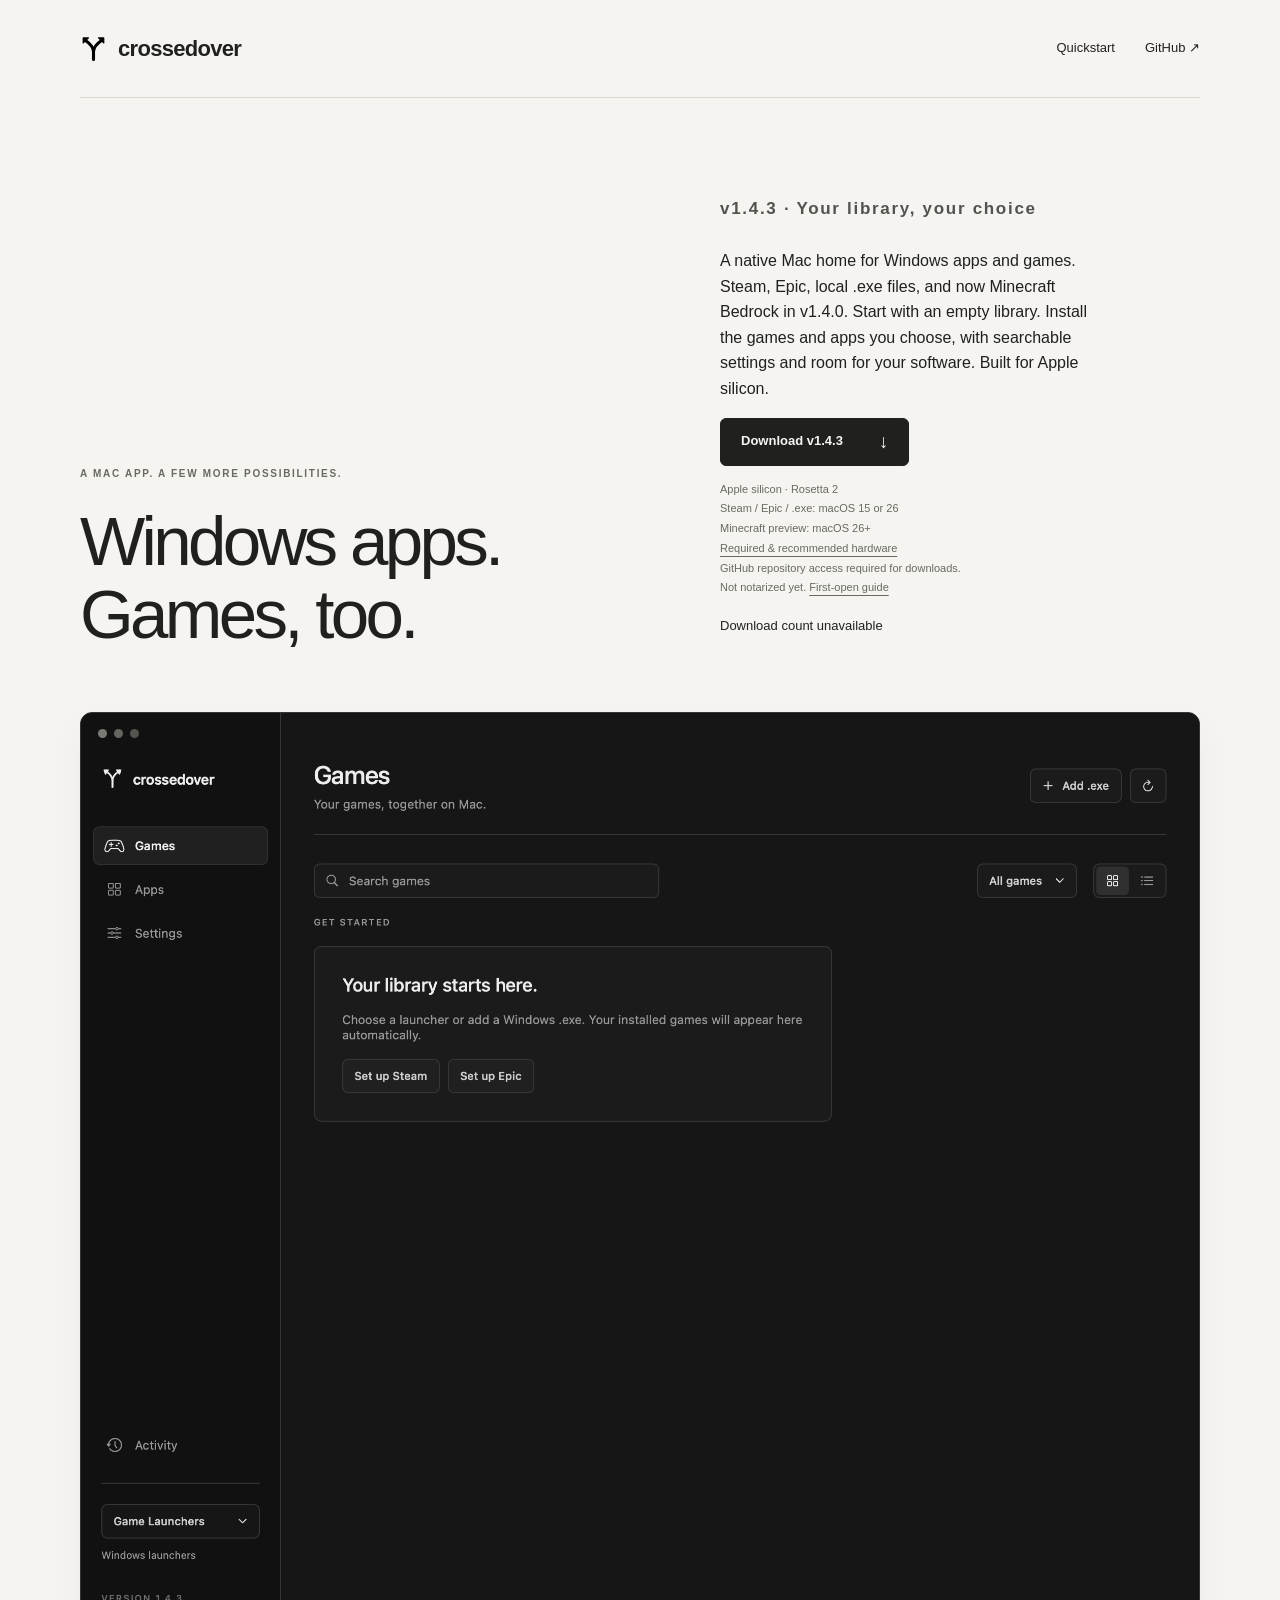
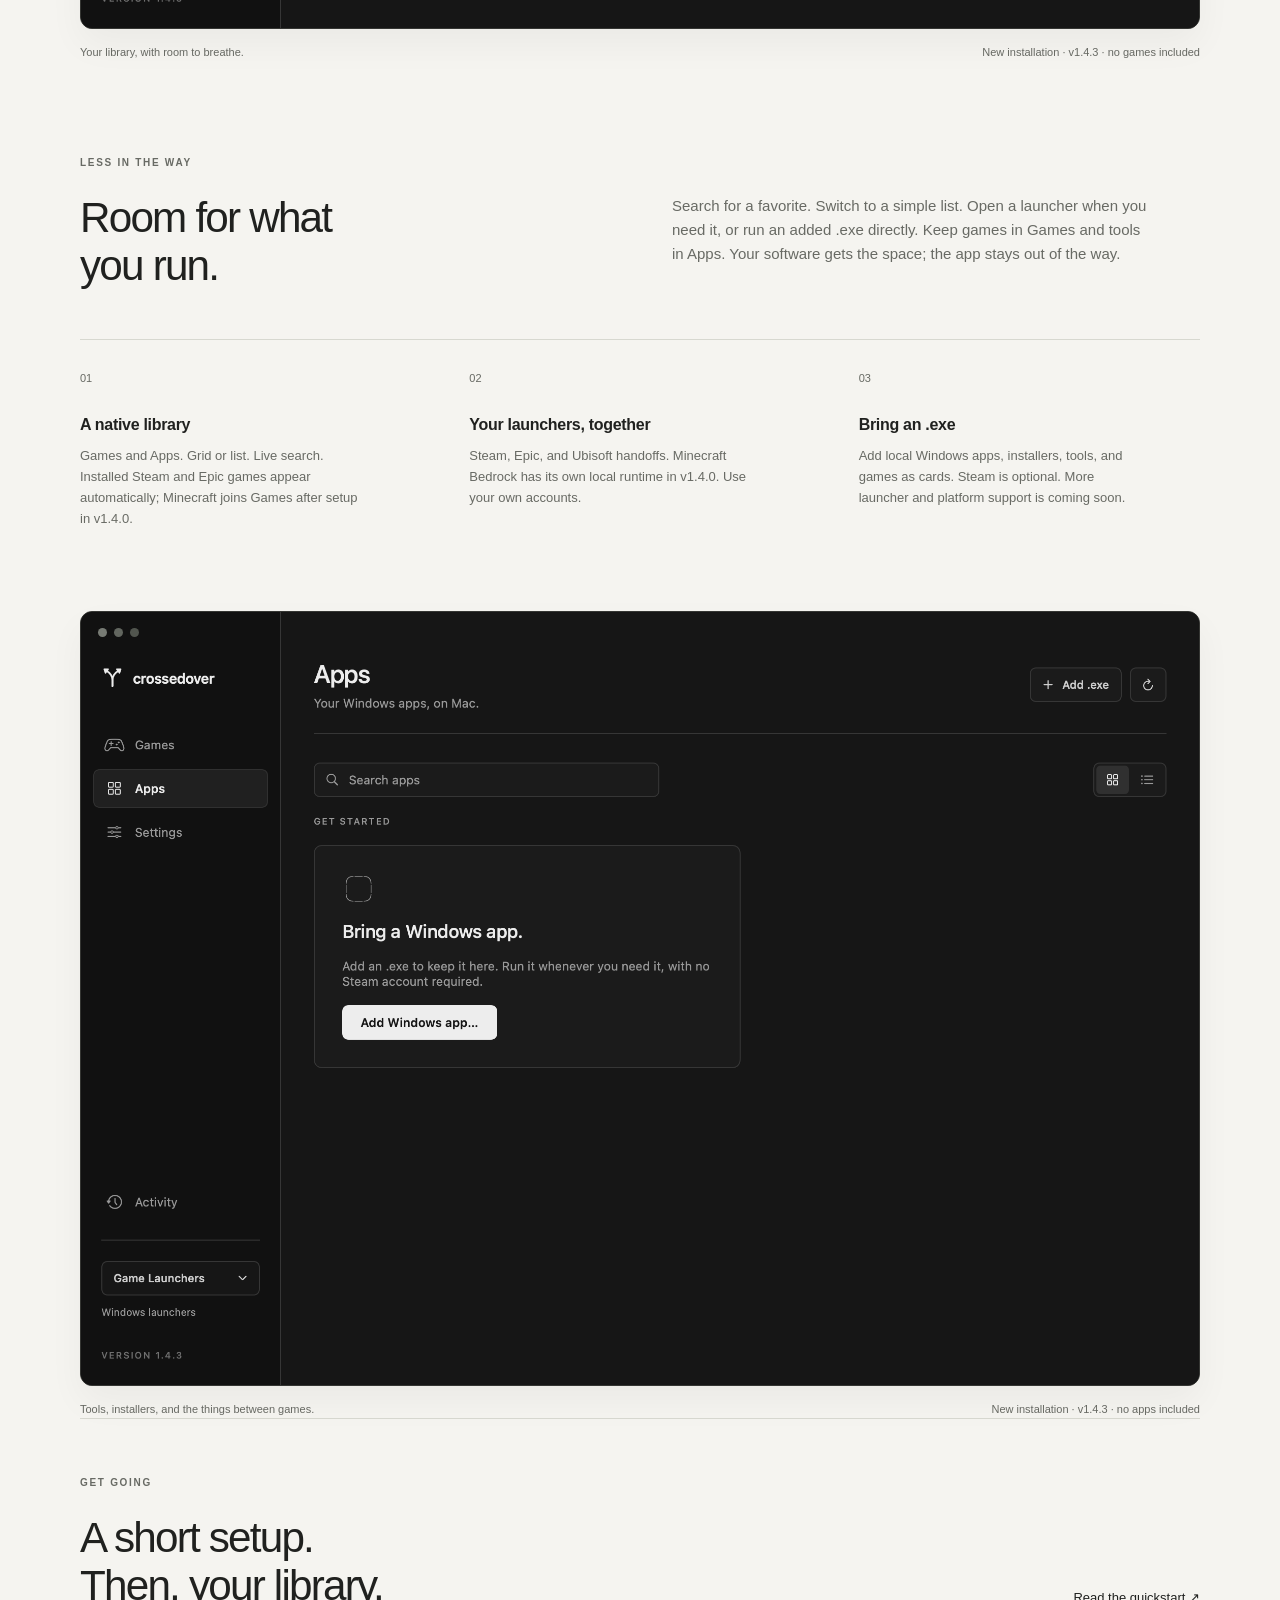
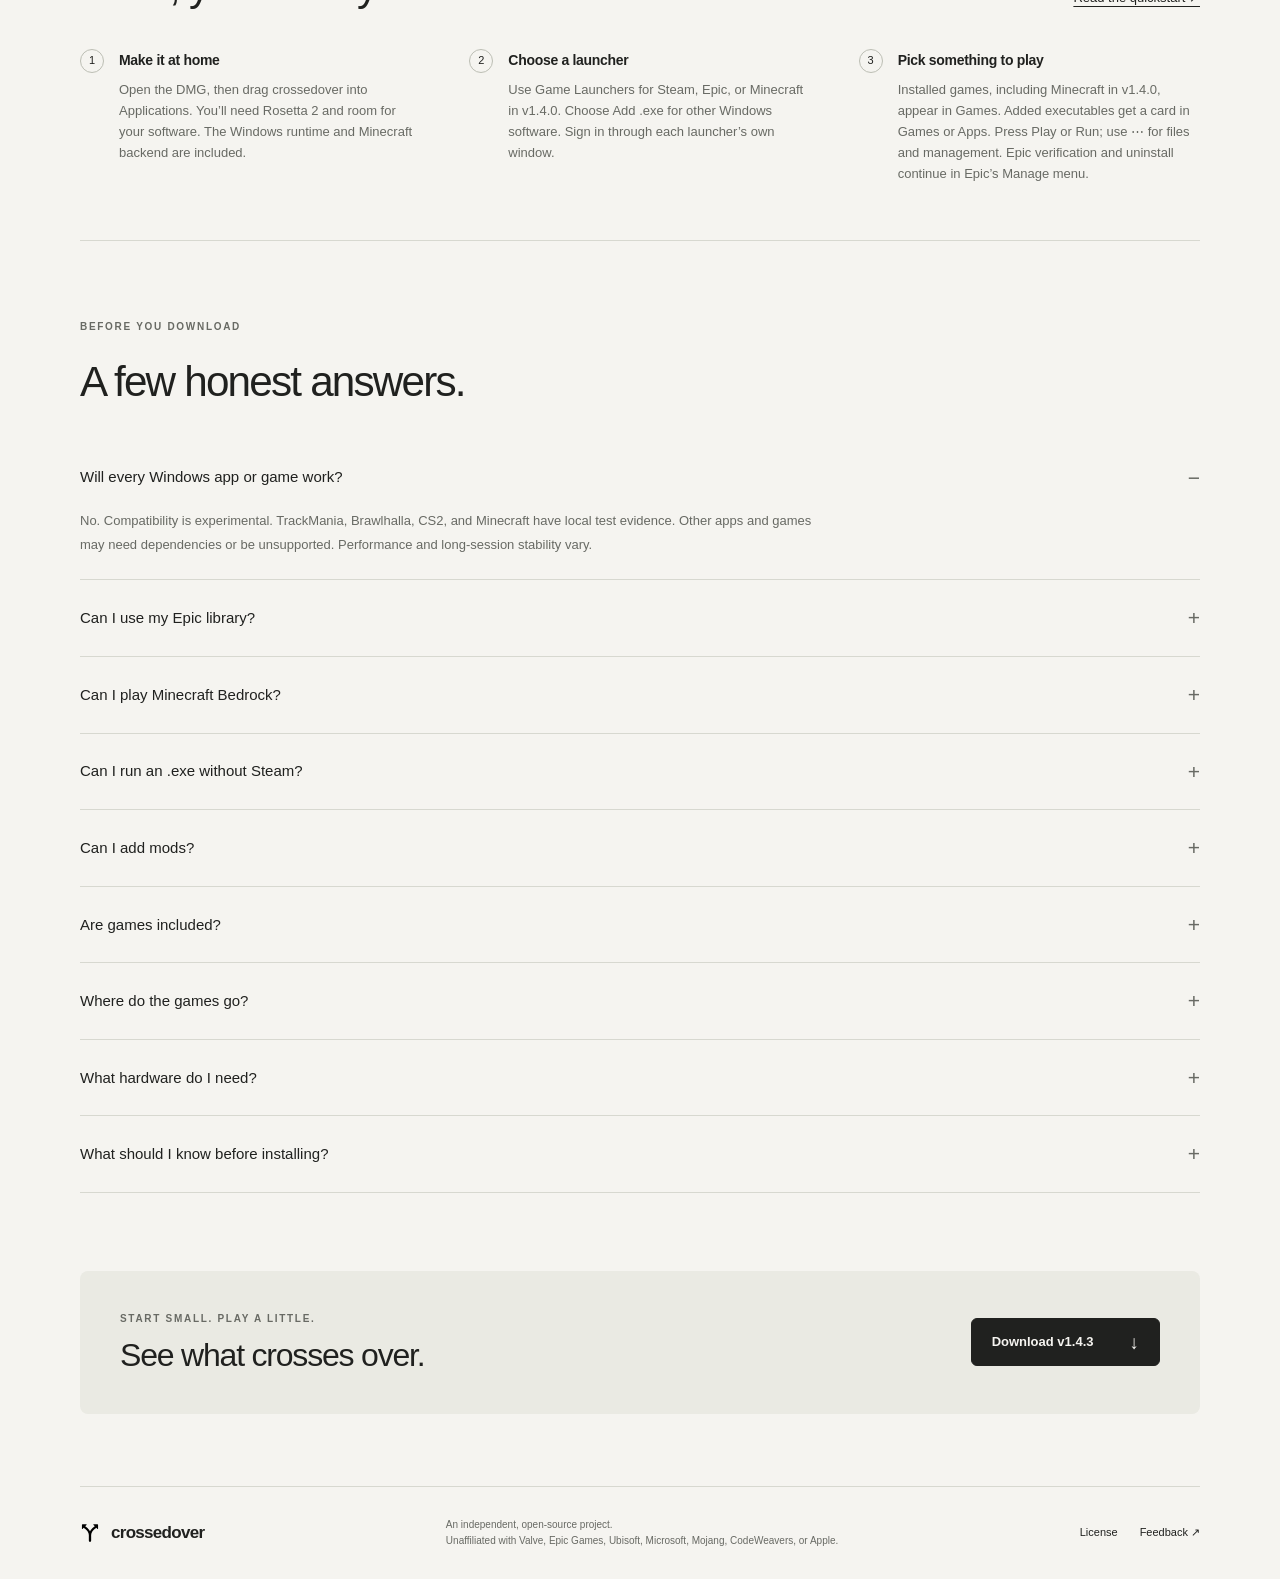
<file: website/index.html>
<!doctype html>
<html lang="en">
<head>
<meta charset="utf-8"><meta name="viewport" content="width=device-width,initial-scale=1">
<meta name="description" content="Windows apps and games, at home on your Mac. crossedover v1.4.3 brings Steam, Epic, Minecraft Bedrock, and Windows .exe cards to Apple silicon.">
<meta name="theme-color" content="#f5f4f0">
<meta property="og:title" content="crossedover — Windows apps &amp; games. A Mac home.">
<meta property="og:description" content="Steam, Epic, Minecraft Bedrock, and local Windows apps in two simple libraries. Download crossedover v1.4.3 for Apple silicon Macs.">
<meta property="og:image" content="https://corypearl.github.io/crossedover/assets/library.png">
<meta property="og:url" content="https://corypearl.github.io/crossedover/">
<meta property="og:type" content="website">
<link rel="canonical" href="https://corypearl.github.io/crossedover/">
<title>crossedover — Windows apps &amp; games. A Mac home.</title>
<link rel="icon" href="assets/mark.svg" type="image/svg+xml"><link rel="stylesheet" href="styles.css">
</head>
<body>
<a class="skip" href="#main">Skip to content</a>
<header class="nav wrap"><a class="wordmark" href="./"><img src="assets/mark.svg" width="27" height="28" alt="">crossedover</a><nav aria-label="Main navigation"><a href="quickstart.html">Quickstart</a><a href="https://github.com/CoryPearl/crossedover">GitHub ↗</a></nav></header>
<main id="main">
<section class="hero wrap" aria-labelledby="hero-title">
<div><p class="eyebrow">A MAC APP. A FEW MORE POSSIBILITIES.</p><h1 id="hero-title">Windows apps.<br>Games, too.</h1></div>
<div class="hero-copy"><p class="eyebrow">v1.4.3 · Your library, your choice</p><p>A native Mac home for Windows apps and games. Steam, Epic, local .exe files, and now Minecraft Bedrock in v1.4.0. Start with an empty library. Install the games and apps you choose, with searchable settings and room for your software. Built for Apple silicon.</p><a class="button" href="https://github.com/CoryPearl/crossedover/releases/download/v1.4.3/crossedover-1.4.3.dmg">Download v1.4.3 <span aria-hidden="true">↓</span></a><p class="download-note">Apple silicon · Rosetta 2<br>Steam / Epic / .exe: macOS 15 or 26<br>Minecraft preview: macOS 26+<br><a href="quickstart.html#hardware">Required &amp; recommended hardware</a><br>GitHub repository access required for downloads.<br>Not notarized yet. <a href="quickstart.html#first-open">First-open guide</a></p><p class="download-stats" data-download-stats>Download count unavailable</p></div>
</section>
<figure class="app-preview wrap"><div class="app-frame"><div class="traffic-lights" aria-hidden="true"><i></i><i></i><i></i></div><img src="assets/library.png" width="2200" height="1800" alt="A new crossedover installation with an empty game library, Add .exe, Steam and Epic setup, and a Game Launchers menu" fetchpriority="high"></div><figcaption><span>Your library, with room to breathe.</span><span>New installation · v1.4.3 · no games included</span></figcaption></figure>
<section class="intro wrap" aria-labelledby="intro-title"><p class="eyebrow">LESS IN THE WAY</p><div class="intro-columns"><h2 id="intro-title">Room for what<br>you run.</h2><p>Search for a favorite. Switch to a simple list. Open a launcher when you need it, or run an added .exe directly. Keep games in Games and tools in Apps. Your software gets the space; the app stays out of the way.</p></div><div class="details-grid"><div><span>01</span><h3>A native library</h3><p>Games and Apps. Grid or list. Live search. Installed Steam and Epic games appear automatically; Minecraft joins Games after setup in v1.4.0.</p></div><div><span>02</span><h3>Your launchers, together</h3><p>Steam, Epic, and Ubisoft handoffs. Minecraft Bedrock has its own local runtime in v1.4.0. Use your own accounts.</p></div><div><span>03</span><h3>Bring an .exe</h3><p>Add local Windows apps, installers, tools, and games as cards. Steam is optional. More launcher and platform support is coming soon.</p></div></div></section>
<figure class="app-preview wrap"><div class="app-frame"><div class="traffic-lights" aria-hidden="true"><i></i><i></i><i></i></div><img src="assets/apps.png" width="2200" height="1520" alt="A new crossedover installation with an empty Apps library and Add Windows app button" loading="lazy"></div><figcaption><span>Tools, installers, and the things between games.</span><span>New installation · v1.4.3 · no apps included</span></figcaption></figure>
<section class="getting-started wrap" aria-labelledby="start-title"><div class="section-heading"><div><p class="eyebrow">GET GOING</p><h2 id="start-title">A short setup.<br>Then, your library.</h2></div><a href="quickstart.html">Read the quickstart ↗</a></div><ol class="steps"><li><span>1</span><div><h3>Make it at home</h3><p>Open the DMG, then drag crossedover into Applications. You’ll need Rosetta 2 and room for your software. The Windows runtime and Minecraft backend are included.</p></div></li><li><span>2</span><div><h3>Choose a launcher</h3><p>Use Game Launchers for Steam, Epic, or Minecraft in v1.4.0. Choose Add .exe for other Windows software. Sign in through each launcher’s own window.</p></div></li><li><span>3</span><div><h3>Pick something to play</h3><p>Installed games, including Minecraft in v1.4.0, appear in Games. Added executables get a card in Games or Apps. Press Play or Run; use ⋯ for files and management. Epic verification and uninstall continue in Epic’s Manage menu.</p></div></li></ol></section>
<section class="questions wrap" aria-labelledby="questions-title"><p class="eyebrow">BEFORE YOU DOWNLOAD</p><h2 id="questions-title">A few honest answers.</h2><details open><summary>Will every Windows app or game work?</summary><p>No. Compatibility is experimental. TrackMania, Brawlhalla, CS2, and Minecraft have local test evidence. Other apps and games may need dependencies or be unsupported. Performance and long-session stability vary.</p></details><details><summary>Can I use my Epic library?</summary><p>Yes. Choose <strong>Game Launchers → Set up Epic Games</strong> to install the Windows launcher, sign in there, and download a game inside its Windows C: drive. Completed installs appear beside Steam games. Epic games use their Windows launcher, with DXMT / Metal for DirectX 10–11 and DXVK / Metal for DirectX 9. Games installed through Ubisoft Connect, such as Brawlhalla, retain their Epic card and launch through Epic’s own partner handoff after initial account linking. See the <a href="quickstart.html#epic">Epic guide</a>.</p></details><details><summary>Can I play Minecraft Bedrock?</summary><p>Yes, in the <strong>v1.4.3 release with its included Minecraft backend</strong>. Sign in with the Microsoft account that owns Minecraft for Windows, install it, and launch from its Games card. Verified download/install and local play with controls, sound, and saving have been tested. It needs Apple silicon, macOS 26+, and Rosetta. The Windows Xbox app and general Game Pass catalog are not implemented. <a href="quickstart.html#minecraft">Minecraft setup ↗</a></p></details><details><summary>Can I run an .exe without Steam?</summary><p>Yes. Choose <strong>Add .exe</strong>, give it a name, and place it in Games or Apps. Add its containing folder when it needs nearby files. Run installers first, then edit the card to choose the installed program. Everything runs locally with your Mac user permissions. See the <a href="quickstart.html#exe">.exe guide</a>.</p></details><details><summary>Can I add mods?</summary><p>Use a game’s <strong>⋯ → Mods &amp; files</strong> menu to open its installation or Windows Documents in Finder. Follow each mod’s Windows instructions. Steam Workshop subscriptions are available for games that support them; Windows mod managers and DLL loaders may need additional setup. See the <a href="quickstart.html#mods">modding guide</a>.</p></details><details><summary>Are games included?</summary><p>New installations start with empty Games and Apps libraries. No games, sample cards, TrackMania demo-install prompts, or accounts are included. Steam and Epic use their official Windows clients. Minecraft is downloaded from Microsoft after ownership checks in v1.4.0. Install games through your own accounts. Your native Mac launchers stay separate.</p></details><details><summary>Where do the games go?</summary><p>Games, imported apps, and runtime data live separately from the app under <code>~/Library/Application Support/CrossedOver/</code>. Use a game’s ⋯ menu for its files or uninstall flow. Epic uninstall continues in Epic Library → ⋯ → Manage.</p></details><details><summary>What hardware do I need?</summary><p>Apple silicon (M1 or newer), macOS 15 or 26, working Rosetta, and 8 GiB free for setup plus game storage. We recommend <strong>16 GB+ unified memory</strong>, or <strong>24–32 GB+</strong> for heavier games, and SSD space for updates. M4 / 16 GB is our current test configuration; other Macs and a minimum 60 FPS have not been validated. Read the <a href="quickstart.html#hardware">hardware guidelines</a>.</p></details><details><summary>What should I know before installing?</summary><p>You need Apple silicon, macOS 15 or 26, Rosetta 2, and 8 GiB free before game downloads. This release is not notarized. Read the <a href="quickstart.html">quickstart</a>. While the repository is private, downloads require GitHub repository access.</p></details></section>
<section class="last-call wrap"><div><p class="eyebrow">START SMALL. PLAY A LITTLE.</p><h2>See what crosses over.</h2></div><a class="button" href="https://github.com/CoryPearl/crossedover/releases/download/v1.4.3/crossedover-1.4.3.dmg">Download v1.4.3 <span aria-hidden="true">↓</span></a></section>
</main>
<footer class="wrap"><a class="wordmark" href="./"><img src="assets/mark.svg" width="20" height="22" alt="">crossedover</a><p>An independent, open-source project.<br>Unaffiliated with Valve, Epic Games, Ubisoft, Microsoft, Mojang, CodeWeavers, or Apple.</p><div><a href="https://github.com/CoryPearl/crossedover/blob/main/LICENSE">License</a><a href="https://github.com/CoryPearl/crossedover/issues">Feedback ↗</a></div></footer>
</body></html>
</file>
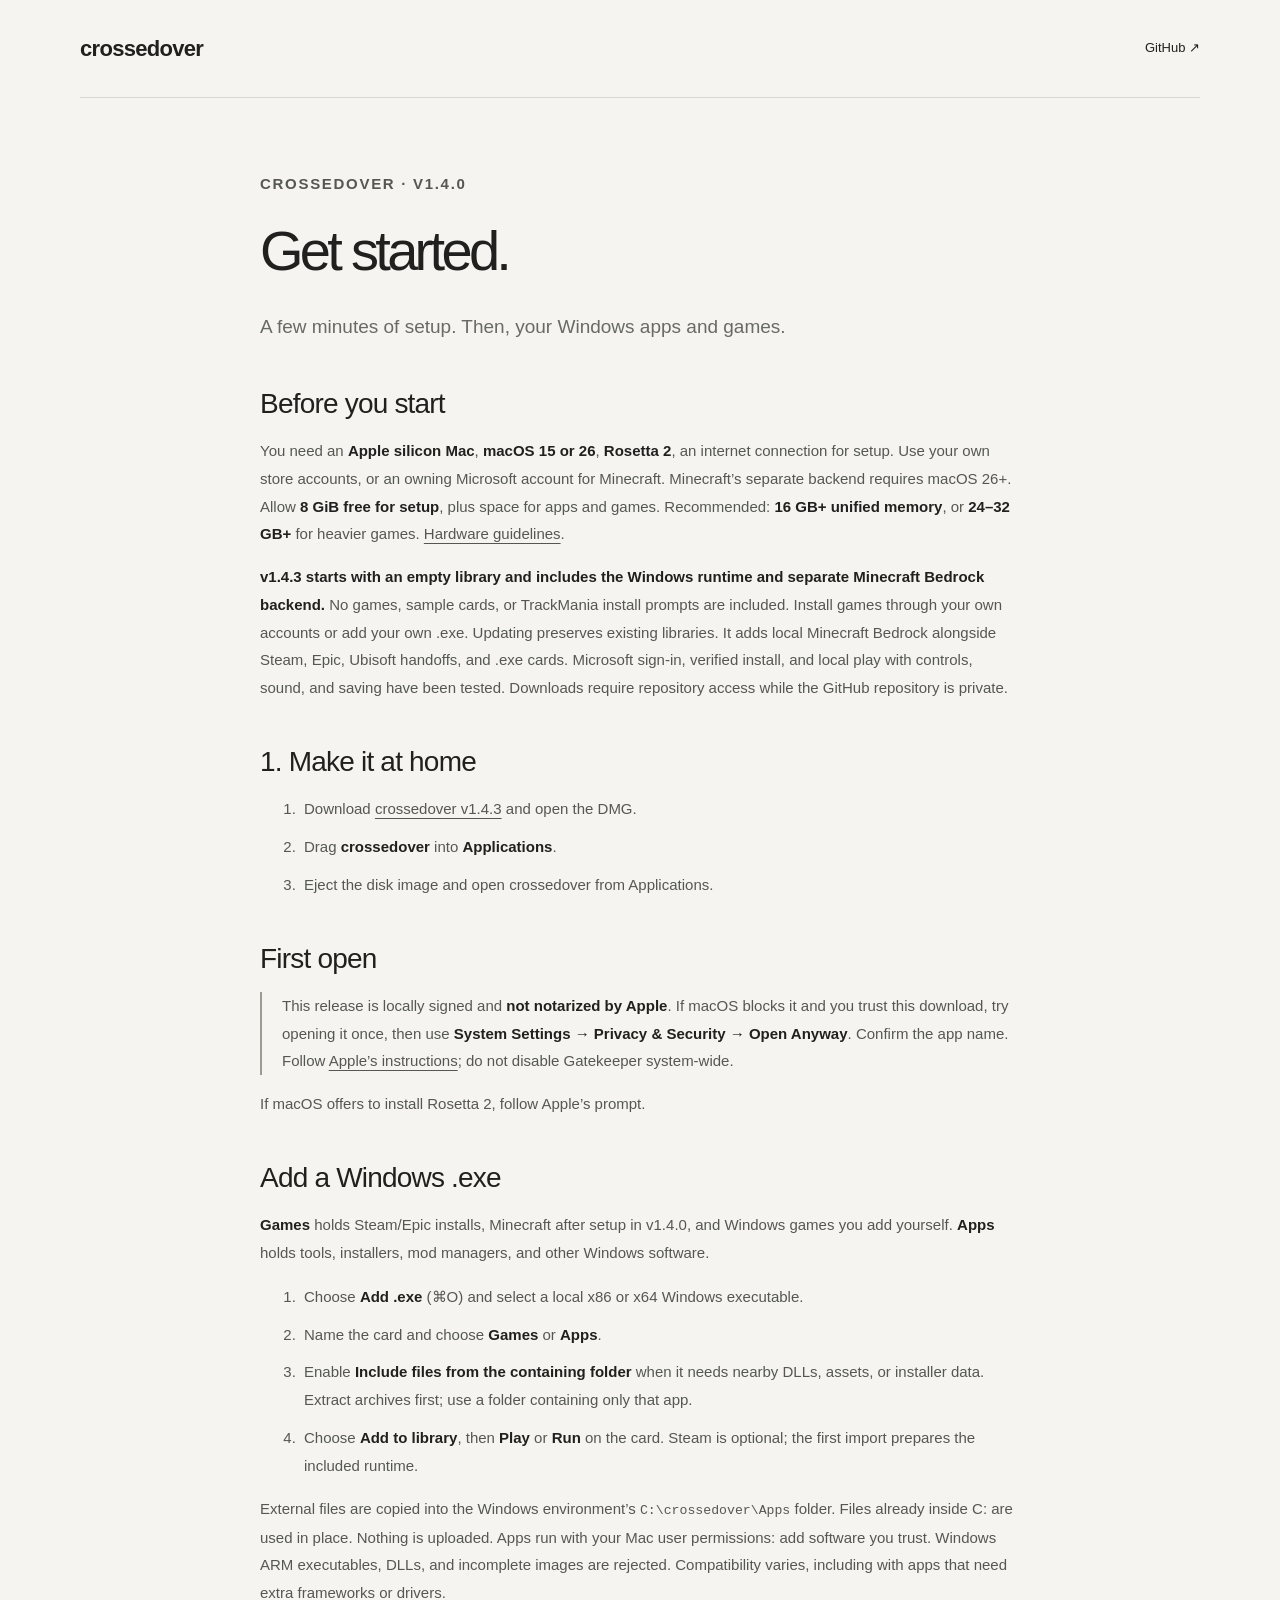
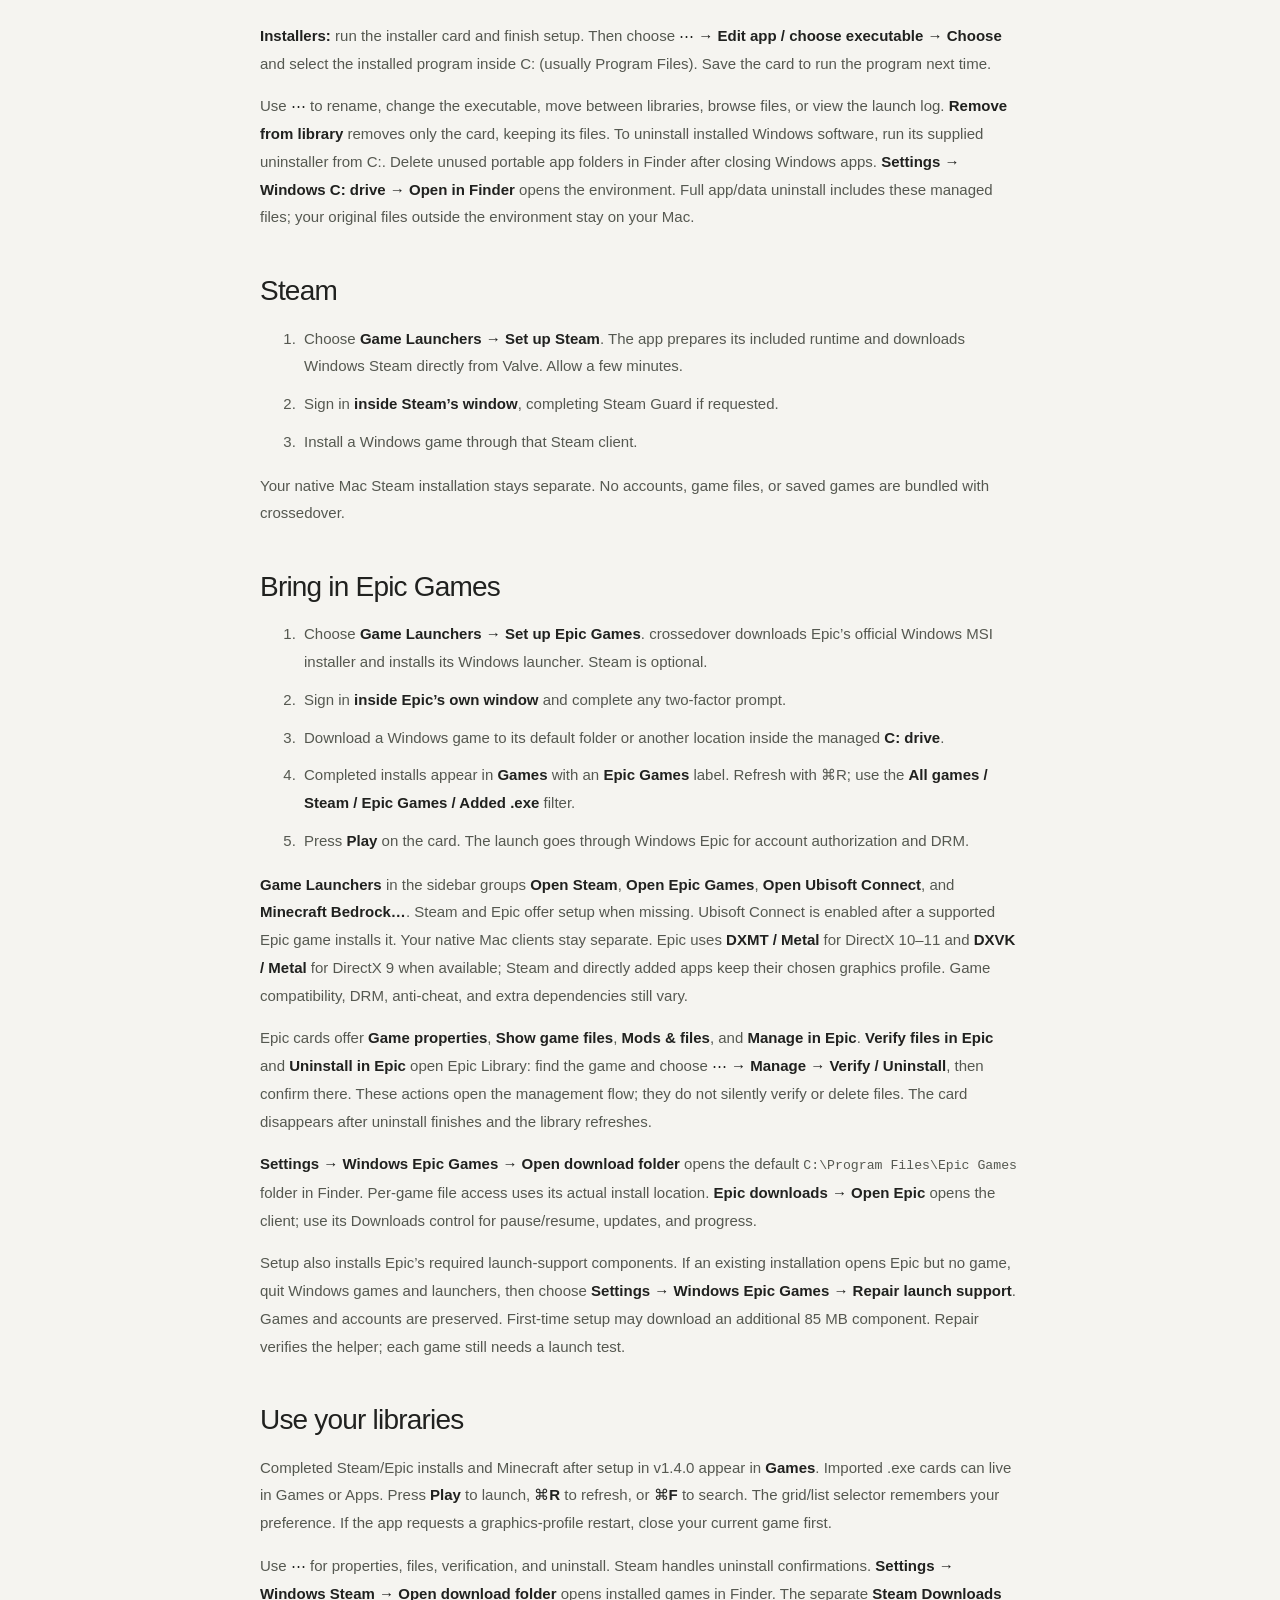
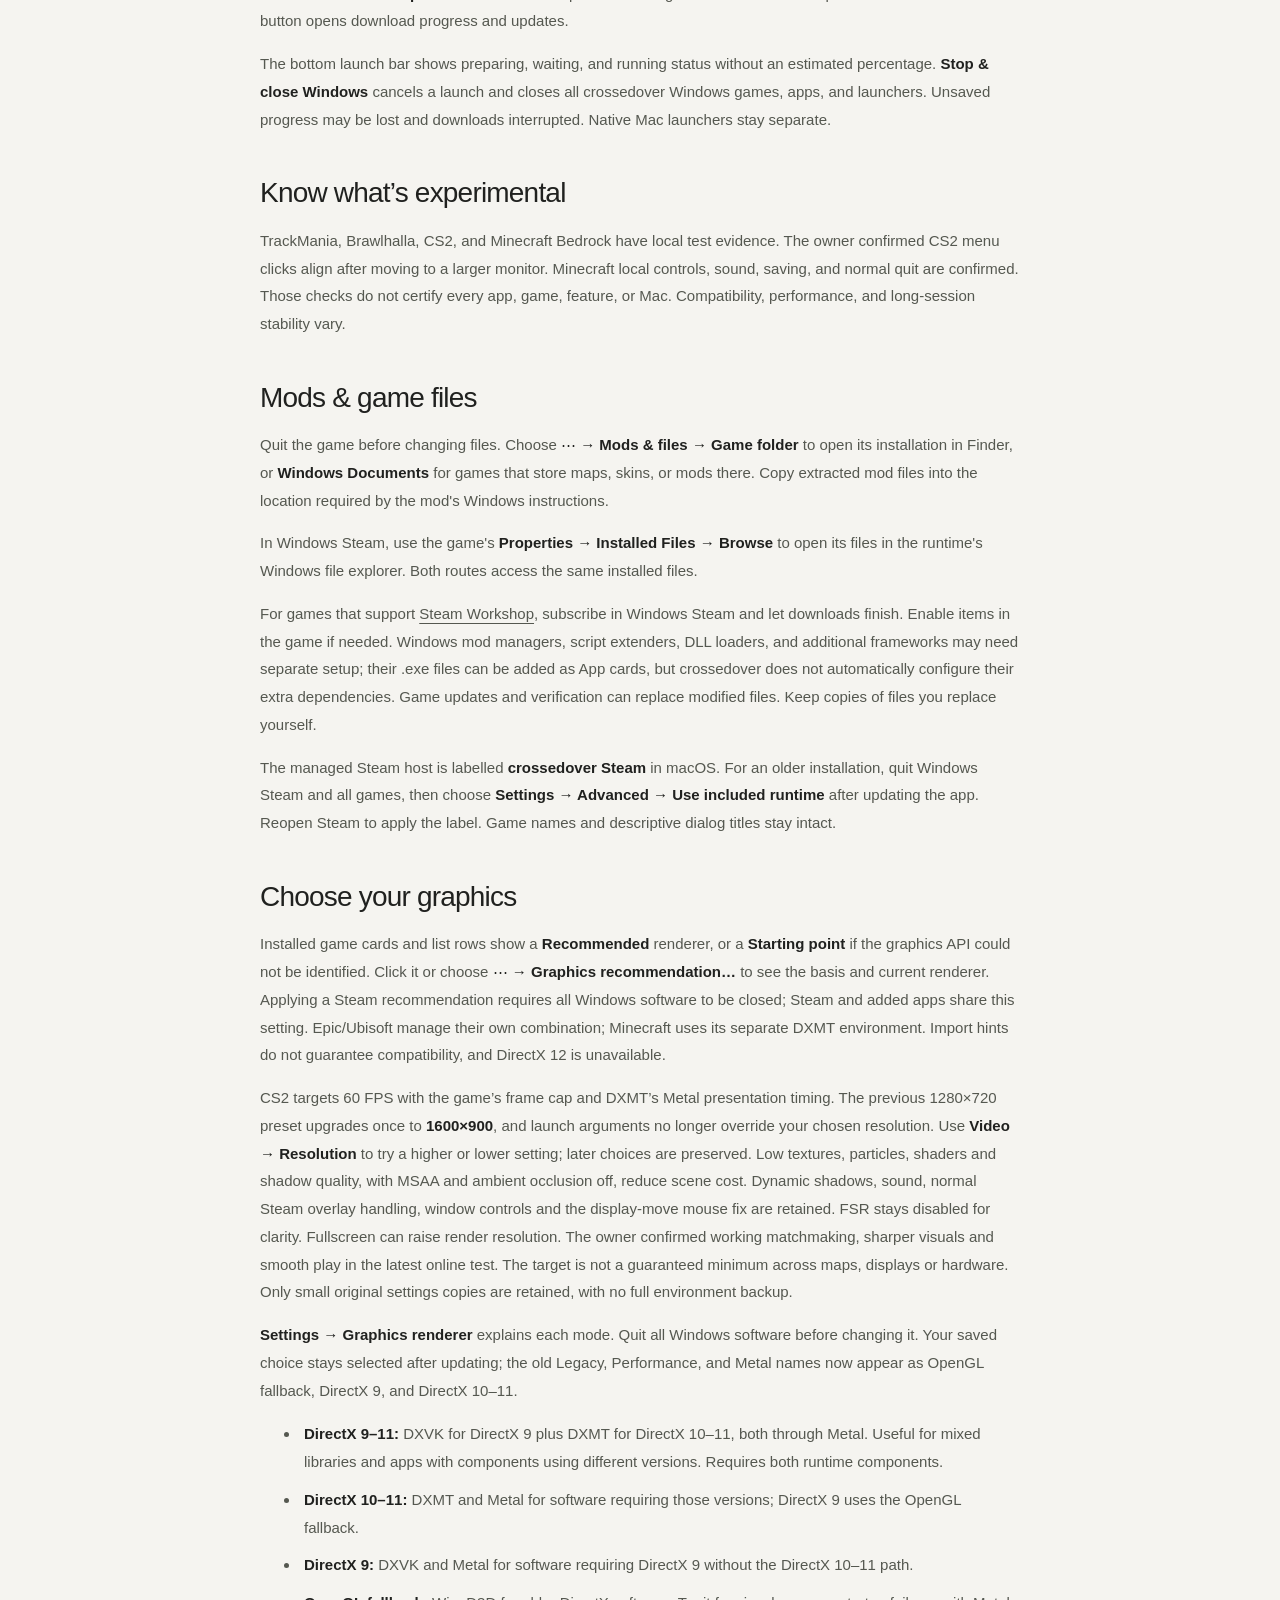
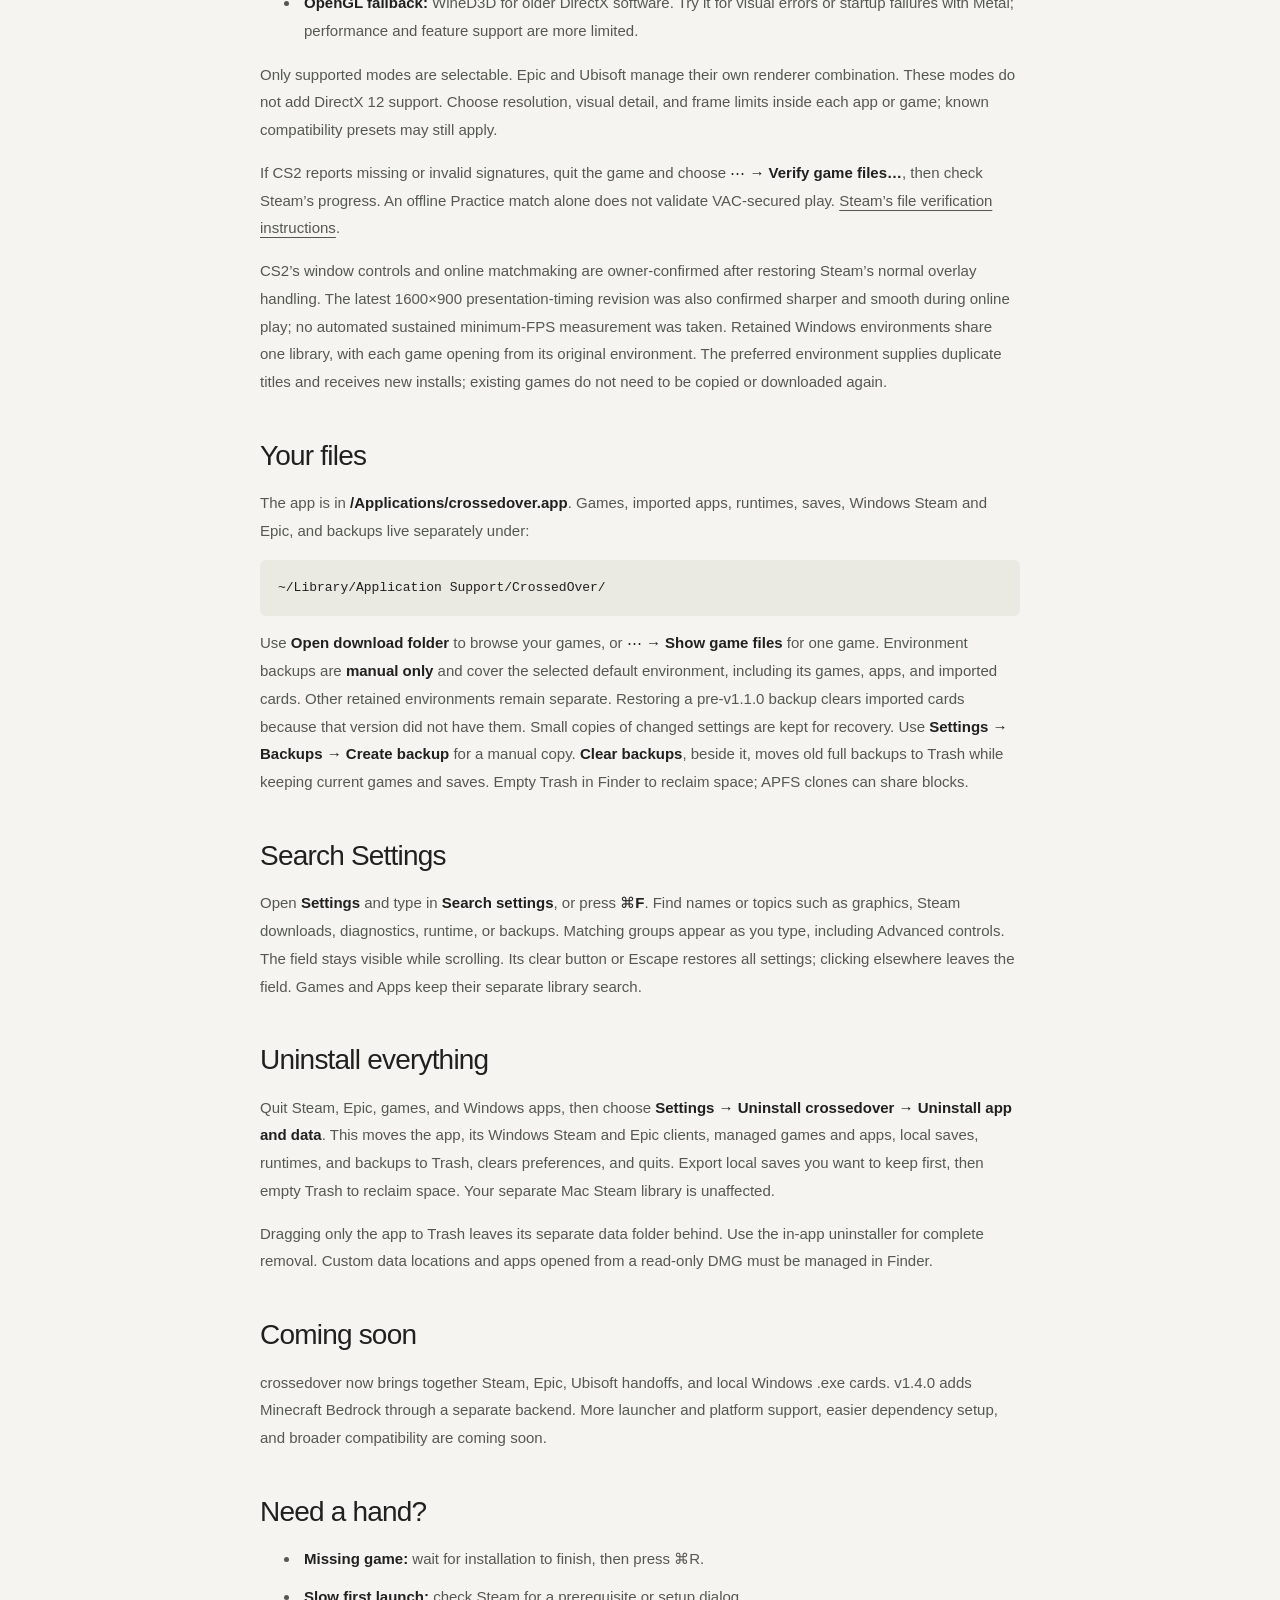
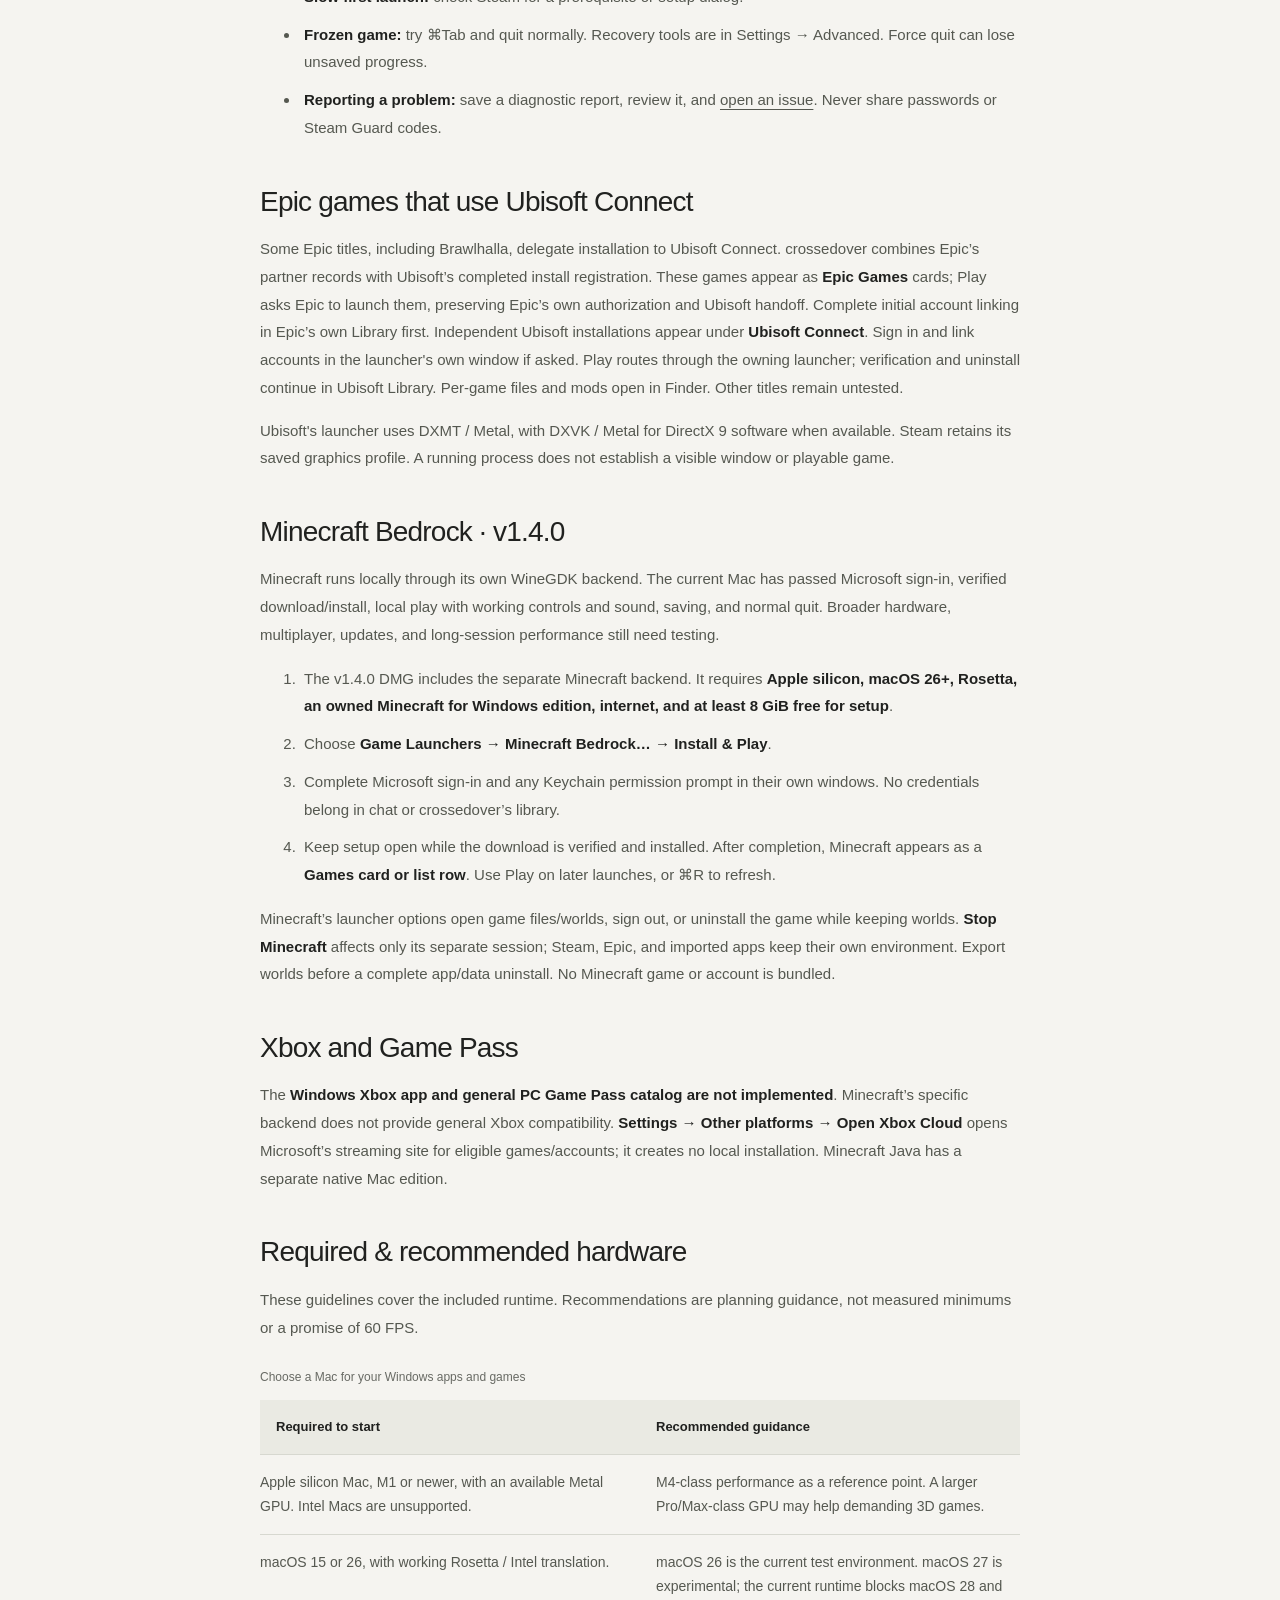
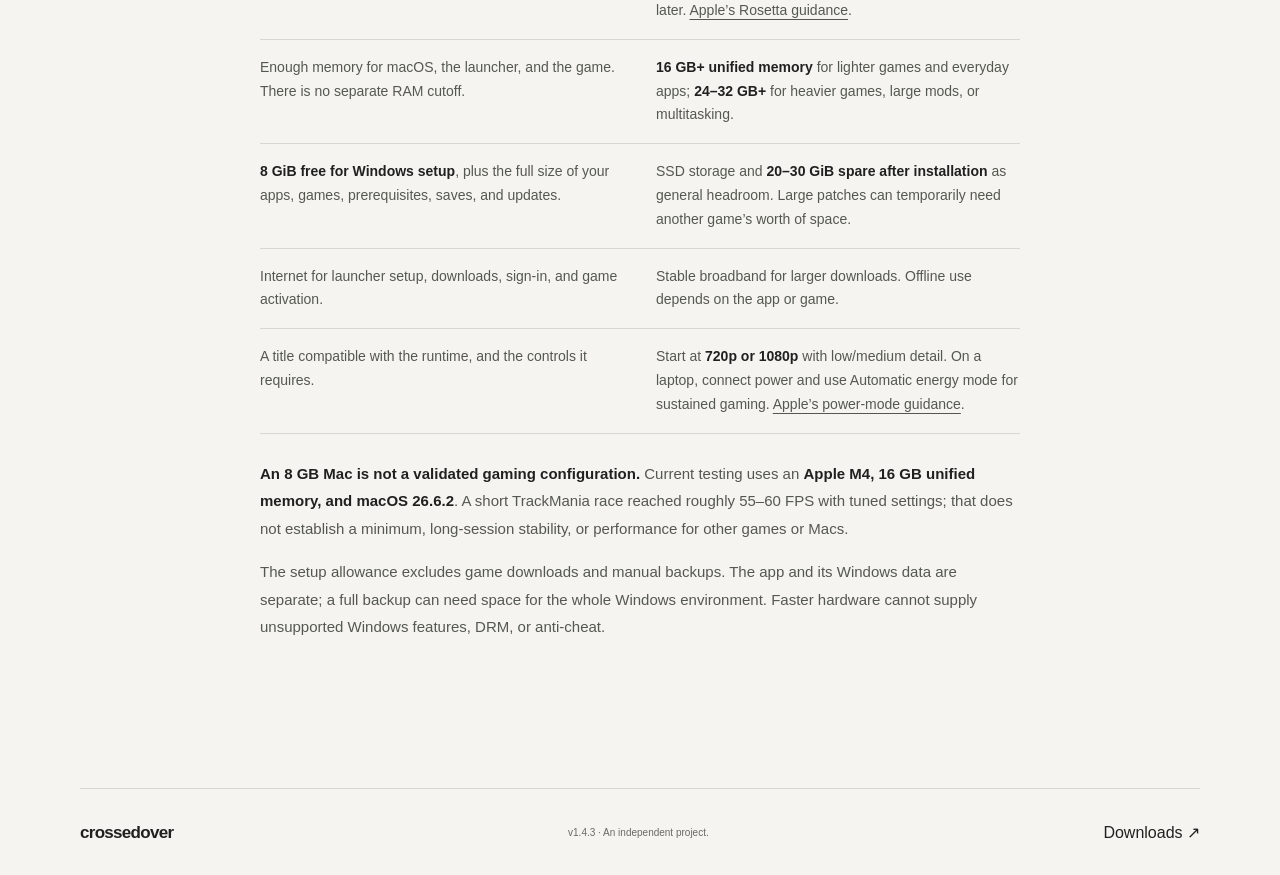
<file: docs/QUICKSTART.html>
<!doctype html><html lang="en"><head><meta charset="utf-8"><meta name="viewport" content="width=device-width,initial-scale=1"><title>crossedover v1.4.3 — Quickstart</title><meta name="description" content="crossedover v1.4.3 guide: Windows .exe cards, Steam, Epic, Ubisoft handoffs, and local Minecraft Bedrock on Mac."><link rel="canonical" href="https://corypearl.github.io/crossedover/quickstart.html"><style>:root{color-scheme:light;--paper:#f5f4f0;--ink:#20211f;--muted:#686a64;--line:#d7d8d0;--soft:#eaeae3;font-family:-apple-system,BlinkMacSystemFont,"Segoe UI",sans-serif;font-synthesis:none}
*{box-sizing:border-box}html{scroll-behavior:smooth;scroll-padding-top:32px}body{margin:0;background:var(--paper);color:var(--ink);font-size:16px;line-height:1.6}a{color:inherit;text-underline-offset:4px}a:focus-visible,summary:focus-visible{outline:2px solid var(--ink);outline-offset:6px;border-radius:2px}.wrap{width:min(1120px,calc(100% - 80px));margin-inline:auto}.skip{position:absolute;left:24px;top:-70px;padding:10px 18px;background:var(--ink);color:var(--paper);z-index:5}.skip:focus{top:12px}.nav{display:flex;justify-content:space-between;align-items:center;padding-block:31px;border-bottom:1px solid var(--line)}.wordmark{display:inline-flex;gap:11px;align-items:center;font-size:22px;font-weight:650;letter-spacing:-.7px;text-decoration:none}.wordmark img{display:block}.nav nav{display:flex;gap:30px;font-size:13px}.nav nav a{text-decoration:none}.nav nav a:hover{text-decoration:underline}.eyebrow{font-size:10px;line-height:1.5;letter-spacing:1.7px;font-weight:600;color:var(--muted);margin:0 0 24px}.hero{padding-block:96px 62px;display:grid;grid-template-columns:1.2fr 1fr;gap:64px;align-items:end}h1,h2,h3,p{margin-top:0}h1{font-size:clamp(46px,5.4vw,76px);font-weight:500;line-height:1.05;letter-spacing:-3.7px;margin-bottom:0}h2{font-size:clamp(30px,3.3vw,44px);line-height:1.12;font-weight:500;letter-spacing:-1.8px;margin-bottom:0}h3{font-size:16px;font-weight:600;letter-spacing:-.3px;margin-bottom:9px}.hero-copy{max-width:390px}.hero-copy>p:first-child{font-size:17px;color:#51534e;line-height:1.75;margin-bottom:24px}.button{display:inline-flex;align-items:center;justify-content:space-between;gap:36px;min-height:48px;padding:12px 20px;background:var(--ink);color:var(--paper);border:1px solid var(--ink);border-radius:6px;font-size:13px;font-weight:600;text-decoration:none;transition:background .15s,transform .15s}.button:hover{background:#393b36;transform:translateY(-1px)}.button span{font-size:19px;font-weight:400;line-height:1}.download-note{font-size:11px;color:var(--muted);line-height:1.8;margin:14px 0 0}.app-preview{margin-top:0;margin-bottom:0}.app-frame{position:relative;overflow:hidden;border:1px solid #353633;border-radius:12px;background:#161616;box-shadow:0 16px 36px #20211f0b}.app-frame>img{display:block;width:100%;height:auto}.traffic-lights{position:absolute;top:16px;left:17px;display:flex;gap:7px;z-index:1}.traffic-lights i{width:9px;height:9px;background:#777b74;border-radius:50%}.traffic-lights i:nth-child(2){background:#62665f}.traffic-lights i:nth-child(3){background:#51554e}figcaption{display:flex;justify-content:space-between;gap:20px;margin-top:15px;font-size:11px;color:var(--muted)}.intro{padding-block:94px 82px}.intro-columns{display:grid;grid-template-columns:1fr 1fr;gap:64px}.intro-columns>p{max-width:480px;color:var(--muted);font-size:15px}.details-grid{display:grid;grid-template-columns:repeat(3,1fr);gap:48px;margin-top:50px;border-top:1px solid var(--line);padding-top:24px}.details-grid span{font-size:11px;color:var(--muted)}.details-grid h3{margin-top:22px}.details-grid p{font-size:13px;color:var(--muted);max-width:285px;margin-bottom:0}.getting-started{border-block:1px solid var(--line);padding-block:56px}.section-heading{display:flex;justify-content:space-between;gap:32px;align-items:end}.section-heading>a{font-size:13px;white-space:nowrap}.steps{list-style:none;margin:40px 0 0;padding:0;display:grid;grid-template-columns:repeat(3,1fr);gap:48px}.steps li{display:flex;gap:15px;align-items:flex-start}.steps li>span{display:grid;place-items:center;flex:none;width:24px;height:24px;border:1px solid #bcbeb4;border-radius:50%;font-size:11px}.steps h3{font-size:14px}.steps p{font-size:13px;color:var(--muted);margin:0}.questions{padding-block:78px}.questions h2{margin-bottom:34px}.questions details{border-bottom:1px solid var(--line);padding-block:21px}.questions summary{list-style:none;cursor:pointer;display:flex;align-items:center;justify-content:space-between;gap:20px;font-size:15px;font-weight:500}.questions summary::-webkit-details-marker{display:none}.questions summary:after{content:"+";font-size:21px;color:var(--muted);font-weight:300}.questions details[open] summary:after{content:"−"}.questions details p{font-size:13px;color:var(--muted);max-width:740px;margin:15px 0 1px;line-height:1.85}code{font-family:ui-monospace,SFMono-Regular,Menlo,monospace;font-size:.88em;overflow-wrap:anywhere}.last-call{display:flex;justify-content:space-between;gap:32px;align-items:center;background:var(--soft);padding:40px;border-radius:8px}.last-call .eyebrow{margin-bottom:12px}.last-call h2{font-size:32px;letter-spacing:-1.2px}footer{display:flex;justify-content:space-between;gap:35px;align-items:center;margin-top:72px;padding-block:30px;border-top:1px solid var(--line)}footer .wordmark{font-size:17px}footer p{font-size:10px;color:var(--muted);margin:0}footer>div{display:flex;gap:22px;font-size:11px}footer a{text-decoration:none}.guide{max-width:760px;padding-block:72px 60px}.guide h1{font-size:56px;margin-bottom:28px}.guide .lede{font-size:19px;color:var(--muted);margin-bottom:42px}.guide h2{font-size:28px;letter-spacing:-.8px;margin-top:44px;margin-bottom:18px}.guide p,.guide li{font-size:15px;color:#555850;line-height:1.85}.guide li{padding-left:4px;margin-bottom:10px}.guide strong{color:var(--ink);font-weight:600}.guide .note{border-left:2px solid #999d90;padding-left:20px}.guide figure{margin:32px 0}.guide figure img{display:block;width:100%;height:auto;border-radius:8px;border:1px solid var(--line)}.guide pre{padding:18px;background:var(--soft);border-radius:6px;white-space:pre-wrap;overflow-wrap:anywhere;font-size:13px}.guide .back{display:inline-block;font-size:12px;margin-bottom:32px}
@media(min-width:1500px){.wrap{width:min(1220px,calc(100% - 120px))}.hero{padding-top:112px}}
@media(max-width:850px){.wrap{width:calc(100% - 48px)}.hero{grid-template-columns:1fr;gap:30px;padding-top:58px;padding-bottom:40px}.hero-copy{max-width:540px}h1{font-size:64px;letter-spacing:-2.9px}.intro{padding-block:64px}.intro-columns{gap:28px}.details-grid,.steps{gap:24px}.section-heading{align-items:start}.last-call{padding:30px}.last-call h2{font-size:28px}.traffic-lights{top:11px;left:12px;gap:5px}.traffic-lights i{width:7px;height:7px}footer{flex-wrap:wrap}.guide{padding-top:48px}}
@media(max-width:560px){.wrap{width:calc(100% - 40px)}.nav{padding-block:24px}.wordmark{font-size:20px}.nav nav{gap:18px;font-size:12px}.nav .wordmark img{width:23px;height:25px}h1{font-size:46px;letter-spacing:-2px}.hero .eyebrow{font-size:9px;letter-spacing:1.3px}.hero-copy>p:first-child{font-size:15px}.app-frame{border-radius:6px}.traffic-lights{top:6px;left:7px;gap:3px}.traffic-lights i{width:4px;height:4px}figcaption{font-size:10px}.intro-columns,.details-grid,.steps{grid-template-columns:1fr}.intro-columns{gap:22px}.details-grid{margin-top:34px;gap:25px}.details-grid>div{display:grid;grid-template-columns:28px 1fr;column-gap:12px}.details-grid span{grid-row:1/3;padding-top:3px}.details-grid h3{margin-top:0}.details-grid p{grid-column:2;max-width:none}.section-heading{display:block}.section-heading>a{display:inline-block;margin-top:22px}.getting-started{padding-block:38px}.steps{gap:25px;margin-top:32px}.questions{padding-block:56px}.questions summary{font-size:14px}.last-call{display:block;padding:28px 24px}.last-call .button{margin-top:26px}footer{margin-top:50px;align-items:start;gap:22px}footer p{order:3;flex-basis:100%}.guide h1{font-size:44px}.guide .lede{font-size:17px}}
@media(prefers-reduced-motion:reduce){html{scroll-behavior:auto}*,*:before,*:after{transition:none!important}}

.download-stats{margin-top:18px;font-size:13px;color:var(--ink,#ededed)}
.download-stats span{display:block;margin-top:5px;font-size:10px;line-height:1.5;color:var(--muted,#999)}

.hardware-table{width:100%;border-collapse:collapse;table-layout:fixed;margin:26px 0;font-size:14px;line-height:1.7;color:#555850}.hardware-table caption{text-align:left;font-size:12px;color:var(--muted);margin-bottom:12px}.hardware-table th,.hardware-table td{text-align:left;vertical-align:top;padding:16px;border-bottom:1px solid var(--line);overflow-wrap:anywhere}.hardware-table th{color:var(--ink);font-size:13px;font-weight:600;background:var(--soft)}.hardware-table th:first-child,.hardware-table td:first-child{padding-left:0}.hardware-table th:first-child{padding-left:16px}.hardware-table td:last-child{padding-right:0}@media(max-width:560px){.hardware-table{font-size:12px;line-height:1.65}.hardware-table th,.hardware-table td{padding:12px 8px}.hardware-table th:first-child{padding-left:8px}}
</style></head><body><header class="nav wrap"><a class="wordmark" href="https://corypearl.github.io/crossedover/">crossedover</a><nav aria-label="Main navigation"><a href="https://github.com/CoryPearl/crossedover">GitHub ↗</a></nav></header><main class="guide wrap"><p class="eyebrow">CROSSEDOVER · V1.4.0</p>
<h1>Get started.</h1><p class="lede">A few minutes of setup. Then, your Windows apps and games.</p>
<h2>Before you start</h2><p>You need an <strong>Apple silicon Mac</strong>, <strong>macOS 15 or 26</strong>, <strong>Rosetta 2</strong>, an internet connection for setup. Use your own store accounts, or an owning Microsoft account for Minecraft. Minecraft’s separate backend requires macOS 26+. Allow <strong>8 GiB free for setup</strong>, plus space for apps and games. Recommended: <strong>16 GB+ unified memory</strong>, or <strong>24–32 GB+</strong> for heavier games. <a href="#hardware">Hardware guidelines</a>.</p>
<p><strong>v1.4.3 starts with an empty library and includes the Windows runtime and separate Minecraft Bedrock backend.</strong> No games, sample cards, or TrackMania install prompts are included. Install games through your own accounts or add your own .exe. Updating preserves existing libraries. It adds local Minecraft Bedrock alongside Steam, Epic, Ubisoft handoffs, and .exe cards. Microsoft sign-in, verified install, and local play with controls, sound, and saving have been tested. Downloads require repository access while the GitHub repository is private.</p><h2>1. Make it at home</h2><ol><li>Download <a href="https://github.com/CoryPearl/crossedover/releases/download/v1.4.3/crossedover-1.4.3.dmg">crossedover v1.4.3</a> and open the DMG.</li><li>Drag <strong>crossedover</strong> into <strong>Applications</strong>.</li><li>Eject the disk image and open crossedover from Applications.</li></ol>
<h2 id="first-open">First open</h2><p class="note">This release is locally signed and <strong>not notarized by Apple</strong>. If macOS blocks it and you trust this download, try opening it once, then use <strong>System Settings → Privacy &amp; Security → Open Anyway</strong>. Confirm the app name. Follow <a href="https://support.apple.com/en-us/102445">Apple’s instructions</a>; do not disable Gatekeeper system-wide.</p><p>If macOS offers to install Rosetta 2, follow Apple’s prompt.</p>
<h2 id="exe">Add a Windows .exe</h2><p><strong>Games</strong> holds Steam/Epic installs, Minecraft after setup in v1.4.0, and Windows games you add yourself. <strong>Apps</strong> holds tools, installers, mod managers, and other Windows software.</p><ol><li>Choose <strong>Add .exe</strong> (⌘O) and select a local x86 or x64 Windows executable.</li><li>Name the card and choose <strong>Games</strong> or <strong>Apps</strong>.</li><li>Enable <strong>Include files from the containing folder</strong> when it needs nearby DLLs, assets, or installer data. Extract archives first; use a folder containing only that app.</li><li>Choose <strong>Add to library</strong>, then <strong>Play</strong> or <strong>Run</strong> on the card. Steam is optional; the first import prepares the included runtime.</li></ol><p>External files are copied into the Windows environment’s <code>C:\crossedover\Apps</code> folder. Files already inside C: are used in place. Nothing is uploaded. Apps run with your Mac user permissions: add software you trust. Windows ARM executables, DLLs, and incomplete images are rejected. Compatibility varies, including with apps that need extra frameworks or drivers.</p><p><strong>Installers:</strong> run the installer card and finish setup. Then choose <strong>⋯ → Edit app / choose executable → Choose</strong> and select the installed program inside C: (usually Program Files). Save the card to run the program next time.</p><p>Use <strong>⋯</strong> to rename, change the executable, move between libraries, browse files, or view the launch log. <strong>Remove from library</strong> removes only the card, keeping its files. To uninstall installed Windows software, run its supplied uninstaller from C:. Delete unused portable app folders in Finder after closing Windows apps. <strong>Settings → Windows C: drive → Open in Finder</strong> opens the environment. Full app/data uninstall includes these managed files; your original files outside the environment stay on your Mac.</p>
<h2>Steam</h2><ol><li>Choose <strong>Game Launchers → Set up Steam</strong>. The app prepares its included runtime and downloads Windows Steam directly from Valve. Allow a few minutes.</li><li>Sign in <strong>inside Steam’s window</strong>, completing Steam Guard if requested.</li><li>Install a Windows game through that Steam client.</li></ol><p>Your native Mac Steam installation stays separate. No accounts, game files, or saved games are bundled with crossedover.</p>
<h2 id="epic">Bring in Epic Games</h2><ol><li>Choose <strong>Game Launchers → Set up Epic Games</strong>. crossedover downloads Epic’s official Windows MSI installer and installs its Windows launcher. Steam is optional.</li><li>Sign in <strong>inside Epic’s own window</strong> and complete any two-factor prompt.</li><li>Download a Windows game to its default folder or another location inside the managed <strong>C: drive</strong>.</li><li>Completed installs appear in <strong>Games</strong> with an <strong>Epic Games</strong> label. Refresh with ⌘R; use the <strong>All games / Steam / Epic Games / Added .exe</strong> filter.</li><li>Press <strong>Play</strong> on the card. The launch goes through Windows Epic for account authorization and DRM.</li></ol><p><strong>Game Launchers</strong> in the sidebar groups <strong>Open Steam</strong>, <strong>Open Epic Games</strong>, <strong>Open Ubisoft Connect</strong>, and <strong>Minecraft Bedrock…</strong>. Steam and Epic offer setup when missing. Ubisoft Connect is enabled after a supported Epic game installs it. Your native Mac clients stay separate. Epic uses <strong>DXMT / Metal</strong> for DirectX 10–11 and <strong>DXVK / Metal</strong> for DirectX 9 when available; Steam and directly added apps keep their chosen graphics profile. Game compatibility, DRM, anti-cheat, and extra dependencies still vary.</p><p>Epic cards offer <strong>Game properties</strong>, <strong>Show game files</strong>, <strong>Mods &amp; files</strong>, and <strong>Manage in Epic</strong>. <strong>Verify files in Epic</strong> and <strong>Uninstall in Epic</strong> open Epic Library: find the game and choose <strong>⋯ → Manage → Verify / Uninstall</strong>, then confirm there. These actions open the management flow; they do not silently verify or delete files. The card disappears after uninstall finishes and the library refreshes.</p><p><strong>Settings → Windows Epic Games → Open download folder</strong> opens the default <code>C:\Program Files\Epic Games</code> folder in Finder. Per-game file access uses its actual install location. <strong>Epic downloads → Open Epic</strong> opens the client; use its Downloads control for pause/resume, updates, and progress.</p>
<p>Setup also installs Epic’s required launch-support components. If an existing installation opens Epic but no game, quit Windows games and launchers, then choose <strong>Settings → Windows Epic Games → Repair launch support</strong>. Games and accounts are preserved. First-time setup may download an additional 85 MB component. Repair verifies the helper; each game still needs a launch test.</p><h2>Use your libraries</h2><p>Completed Steam/Epic installs and Minecraft after setup in v1.4.0 appear in <strong>Games</strong>. Imported .exe cards can live in Games or Apps. Press <strong>Play</strong> to launch, <strong>⌘R</strong> to refresh, or <strong>⌘F</strong> to search. The grid/list selector remembers your preference. If the app requests a graphics-profile restart, close your current game first.</p><p>Use <strong>⋯</strong> for properties, files, verification, and uninstall. Steam handles uninstall confirmations. <strong>Settings → Windows Steam → Open download folder</strong> opens installed games in Finder. The separate <strong>Steam Downloads</strong> button opens download progress and updates.</p>

<p>The bottom launch bar shows preparing, waiting, and running status without an estimated percentage. <strong>Stop &amp; close Windows</strong> cancels a launch and closes all crossedover Windows games, apps, and launchers. Unsaved progress may be lost and downloads interrupted. Native Mac launchers stay separate.</p><h2>Know what’s experimental</h2><p>TrackMania, Brawlhalla, CS2, and Minecraft Bedrock have local test evidence. The owner confirmed CS2 menu clicks align after moving to a larger monitor. Minecraft local controls, sound, saving, and normal quit are confirmed. Those checks do not certify every app, game, feature, or Mac. Compatibility, performance, and long-session stability vary.</p>
<h2 id="mods">Mods &amp; game files</h2><p>Quit the game before changing files. Choose <strong>⋯ → Mods &amp; files → Game folder</strong> to open its installation in Finder, or <strong>Windows Documents</strong> for games that store maps, skins, or mods there. Copy extracted mod files into the location required by the mod's Windows instructions.</p><p>In Windows Steam, use the game's <strong>Properties → Installed Files → Browse</strong> to open its files in the runtime's Windows file explorer. Both routes access the same installed files.</p><p>For games that support <a href="https://partner.steamgames.com/doc/features/workshop/implementation">Steam Workshop</a>, subscribe in Windows Steam and let downloads finish. Enable items in the game if needed. Windows mod managers, script extenders, DLL loaders, and additional frameworks may need separate setup; their .exe files can be added as App cards, but crossedover does not automatically configure their extra dependencies. Game updates and verification can replace modified files. Keep copies of files you replace yourself.</p><p>The managed Steam host is labelled <strong>crossedover Steam</strong> in macOS. For an older installation, quit Windows Steam and all games, then choose <strong>Settings → Advanced → Use included runtime</strong> after updating the app. Reopen Steam to apply the label. Game names and descriptive dialog titles stay intact.</p><h2>Choose your graphics</h2><p>Installed game cards and list rows show a <strong>Recommended</strong> renderer, or a <strong>Starting point</strong> if the graphics API could not be identified. Click it or choose <strong>⋯ → Graphics recommendation…</strong> to see the basis and current renderer. Applying a Steam recommendation requires all Windows software to be closed; Steam and added apps share this setting. Epic/Ubisoft manage their own combination; Minecraft uses its separate DXMT environment. Import hints do not guarantee compatibility, and DirectX 12 is unavailable.</p><p>CS2 targets 60 FPS with the game’s frame cap and DXMT’s Metal presentation timing. The previous 1280×720 preset upgrades once to <strong>1600×900</strong>, and launch arguments no longer override your chosen resolution. Use <strong>Video → Resolution</strong> to try a higher or lower setting; later choices are preserved. Low textures, particles, shaders and shadow quality, with MSAA and ambient occlusion off, reduce scene cost. Dynamic shadows, sound, normal Steam overlay handling, window controls and the display-move mouse fix are retained. FSR stays disabled for clarity. Fullscreen can raise render resolution. The owner confirmed working matchmaking, sharper visuals and smooth play in the latest online test. The target is not a guaranteed minimum across maps, displays or hardware. Only small original settings copies are retained, with no full environment backup.</p><p><strong>Settings → Graphics renderer</strong> explains each mode. Quit all Windows software before changing it. Your saved choice stays selected after updating; the old Legacy, Performance, and Metal names now appear as OpenGL fallback, DirectX 9, and DirectX 10–11.</p><ul><li><strong>DirectX 9–11:</strong> DXVK for DirectX 9 plus DXMT for DirectX 10–11, both through Metal. Useful for mixed libraries and apps with components using different versions. Requires both runtime components.</li><li><strong>DirectX 10–11:</strong> DXMT and Metal for software requiring those versions; DirectX 9 uses the OpenGL fallback.</li><li><strong>DirectX 9:</strong> DXVK and Metal for software requiring DirectX 9 without the DirectX 10–11 path.</li><li><strong>OpenGL fallback:</strong> WineD3D for older DirectX software. Try it for visual errors or startup failures with Metal; performance and feature support are more limited.</li></ul><p>Only supported modes are selectable. Epic and Ubisoft manage their own renderer combination. These modes do not add DirectX 12 support. Choose resolution, visual detail, and frame limits inside each app or game; known compatibility presets may still apply.</p><p>If CS2 reports missing or invalid signatures, quit the game and choose <strong>⋯ → Verify game files…</strong>, then check Steam’s progress. An offline Practice match alone does not validate VAC-secured play. <a href="https://help.steampowered.com/en/faqs/view/0C48-FCBD-DA71-93EB/">Steam’s file verification instructions</a>.</p><p>CS2’s window controls and online matchmaking are owner-confirmed after restoring Steam’s normal overlay handling. The latest 1600×900 presentation-timing revision was also confirmed sharper and smooth during online play; no automated sustained minimum-FPS measurement was taken. Retained Windows environments share one library, with each game opening from its original environment. The preferred environment supplies duplicate titles and receives new installs; existing games do not need to be copied or downloaded again.</p><h2>Your files</h2><p>The app is in <strong>/Applications/crossedover.app</strong>. Games, imported apps, runtimes, saves, Windows Steam and Epic, and backups live separately under:</p><pre>~/Library/Application Support/CrossedOver/</pre><p>Use <strong>Open download folder</strong> to browse your games, or <strong>⋯ → Show game files</strong> for one game. Environment backups are <strong>manual only</strong> and cover the selected default environment, including its games, apps, and imported cards. Other retained environments remain separate. Restoring a pre-v1.1.0 backup clears imported cards because that version did not have them. Small copies of changed settings are kept for recovery. Use <strong>Settings → Backups → Create backup</strong> for a manual copy. <strong>Clear backups</strong>, beside it, moves old full backups to Trash while keeping current games and saves. Empty Trash in Finder to reclaim space; APFS clones can share blocks.</p>
<h2 id="settings-search">Search Settings</h2><p>Open <strong>Settings</strong> and type in <strong>Search settings</strong>, or press <strong>⌘F</strong>. Find names or topics such as graphics, Steam downloads, diagnostics, runtime, or backups. Matching groups appear as you type, including Advanced controls. The field stays visible while scrolling. Its clear button or Escape restores all settings; clicking elsewhere leaves the field. Games and Apps keep their separate library search.</p><h2>Uninstall everything</h2><p>Quit Steam, Epic, games, and Windows apps, then choose <strong>Settings → Uninstall crossedover → Uninstall app and data</strong>. This moves the app, its Windows Steam and Epic clients, managed games and apps, local saves, runtimes, and backups to Trash, clears preferences, and quits. Export local saves you want to keep first, then empty Trash to reclaim space. Your separate Mac Steam library is unaffected.</p><p>Dragging only the app to Trash leaves its separate data folder behind. Use the in-app uninstaller for complete removal. Custom data locations and apps opened from a read-only DMG must be managed in Finder.</p><h2>Coming soon</h2><p>crossedover now brings together Steam, Epic, Ubisoft handoffs, and local Windows .exe cards. v1.4.0 adds Minecraft Bedrock through a separate backend. More launcher and platform support, easier dependency setup, and broader compatibility are coming soon.</p><h2>Need a hand?</h2><ul><li><strong>Missing game:</strong> wait for installation to finish, then press ⌘R.</li><li><strong>Slow first launch:</strong> check Steam for a prerequisite or setup dialog.</li><li><strong>Frozen game:</strong> try ⌘Tab and quit normally. Recovery tools are in Settings → Advanced. Force quit can lose unsaved progress.</li><li><strong>Reporting a problem:</strong> save a diagnostic report, review it, and <a href="https://github.com/CoryPearl/crossedover/issues">open an issue</a>. Never share passwords or Steam Guard codes.</li></ul><h2 id="ubisoft">Epic games that use Ubisoft Connect</h2>
<p>Some Epic titles, including Brawlhalla, delegate installation to Ubisoft Connect. crossedover combines Epic’s partner records with Ubisoft’s completed install registration. These games appear as <strong>Epic Games</strong> cards; Play asks Epic to launch them, preserving Epic’s own authorization and Ubisoft handoff. Complete initial account linking in Epic’s own Library first. Independent Ubisoft installations appear under <strong>Ubisoft Connect</strong>. Sign in and link accounts in the launcher's own window if asked. Play routes through the owning launcher; verification and uninstall continue in Ubisoft Library. Per-game files and mods open in Finder. Other titles remain untested.</p>
<p>Ubisoft's launcher uses DXMT / Metal, with DXVK / Metal for DirectX 9 software when available. Steam retains its saved graphics profile. A running process does not establish a visible window or playable game.</p>
<h2 id="minecraft">Minecraft Bedrock · v1.4.0</h2>
<p>Minecraft runs locally through its own WineGDK backend. The current Mac has passed Microsoft sign-in, verified download/install, local play with working controls and sound, saving, and normal quit. Broader hardware, multiplayer, updates, and long-session performance still need testing.</p>
<ol><li>The v1.4.0 DMG includes the separate Minecraft backend. It requires <strong>Apple silicon, macOS 26+, Rosetta, an owned Minecraft for Windows edition, internet, and at least 8 GiB free for setup</strong>.</li><li>Choose <strong>Game Launchers → Minecraft Bedrock… → Install &amp; Play</strong>.</li><li>Complete Microsoft sign-in and any Keychain permission prompt in their own windows. No credentials belong in chat or crossedover’s library.</li><li>Keep setup open while the download is verified and installed. After completion, Minecraft appears as a <strong>Games card or list row</strong>. Use Play on later launches, or ⌘R to refresh.</li></ol>
<p>Minecraft’s launcher options open game files/worlds, sign out, or uninstall the game while keeping worlds. <strong>Stop Minecraft</strong> affects only its separate session; Steam, Epic, and imported apps keep their own environment. Export worlds before a complete app/data uninstall. No Minecraft game or account is bundled.</p>
<h2 id="xbox">Xbox and Game Pass</h2>
<p>The <strong>Windows Xbox app and general PC Game Pass catalog are not implemented</strong>. Minecraft’s specific backend does not provide general Xbox compatibility. <strong>Settings → Other platforms → Open Xbox Cloud</strong> opens Microsoft’s streaming site for eligible games/accounts; it creates no local installation. Minecraft Java has a separate native Mac edition.</p>
<h2 id="hardware">Required &amp; recommended hardware</h2>
<p>These guidelines cover the included runtime. Recommendations are planning guidance, not measured minimums or a promise of 60 FPS.</p>
<table class="hardware-table"><caption>Choose a Mac for your Windows apps and games</caption><thead><tr><th scope="col">Required to start</th><th scope="col">Recommended guidance</th></tr></thead><tbody>
<tr><td>Apple silicon Mac, M1 or newer, with an available Metal GPU. Intel Macs are unsupported.</td><td>M4-class performance as a reference point. A larger Pro/Max-class GPU may help demanding 3D games.</td></tr>
<tr><td>macOS 15 or 26, with working Rosetta / Intel translation.</td><td>macOS 26 is the current test environment. macOS 27 is experimental; the current runtime blocks macOS 28 and later. <a href="https://support.apple.com/en-us/102527">Apple’s Rosetta guidance</a>.</td></tr>
<tr><td>Enough memory for macOS, the launcher, and the game. There is no separate RAM cutoff.</td><td><strong>16 GB+ unified memory</strong> for lighter games and everyday apps; <strong>24–32 GB+</strong> for heavier games, large mods, or multitasking.</td></tr>
<tr><td><strong>8 GiB free for Windows setup</strong>, plus the full size of your apps, games, prerequisites, saves, and updates.</td><td>SSD storage and <strong>20–30 GiB spare after installation</strong> as general headroom. Large patches can temporarily need another game’s worth of space.</td></tr>
<tr><td>Internet for launcher setup, downloads, sign-in, and game activation.</td><td>Stable broadband for larger downloads. Offline use depends on the app or game.</td></tr>
<tr><td>A title compatible with the runtime, and the controls it requires.</td><td>Start at <strong>720p or 1080p</strong> with low/medium detail. On a laptop, connect power and use Automatic energy mode for sustained gaming. <a href="https://support.apple.com/en-us/101613">Apple’s power-mode guidance</a>.</td></tr>
</tbody></table>
<p><strong>An 8 GB Mac is not a validated gaming configuration.</strong> Current testing uses an <strong>Apple M4, 16 GB unified memory, and macOS 26.6.2</strong>. A short TrackMania race reached roughly 55–60 FPS with tuned settings; that does not establish a minimum, long-session stability, or performance for other games or Macs.</p>
<p>The setup allowance excludes game downloads and manual backups. The app and its Windows data are separate; a full backup can need space for the whole Windows environment. Faster hardware cannot supply unsupported Windows features, DRM, or anti-cheat.</p>
</main><footer class="wrap"><a class="wordmark" href="https://corypearl.github.io/crossedover/">crossedover</a><p>v1.4.3 · An independent project.</p><a href="https://github.com/CoryPearl/crossedover/releases/tag/v1.4.3">Downloads ↗</a></footer></body></html>
</file>
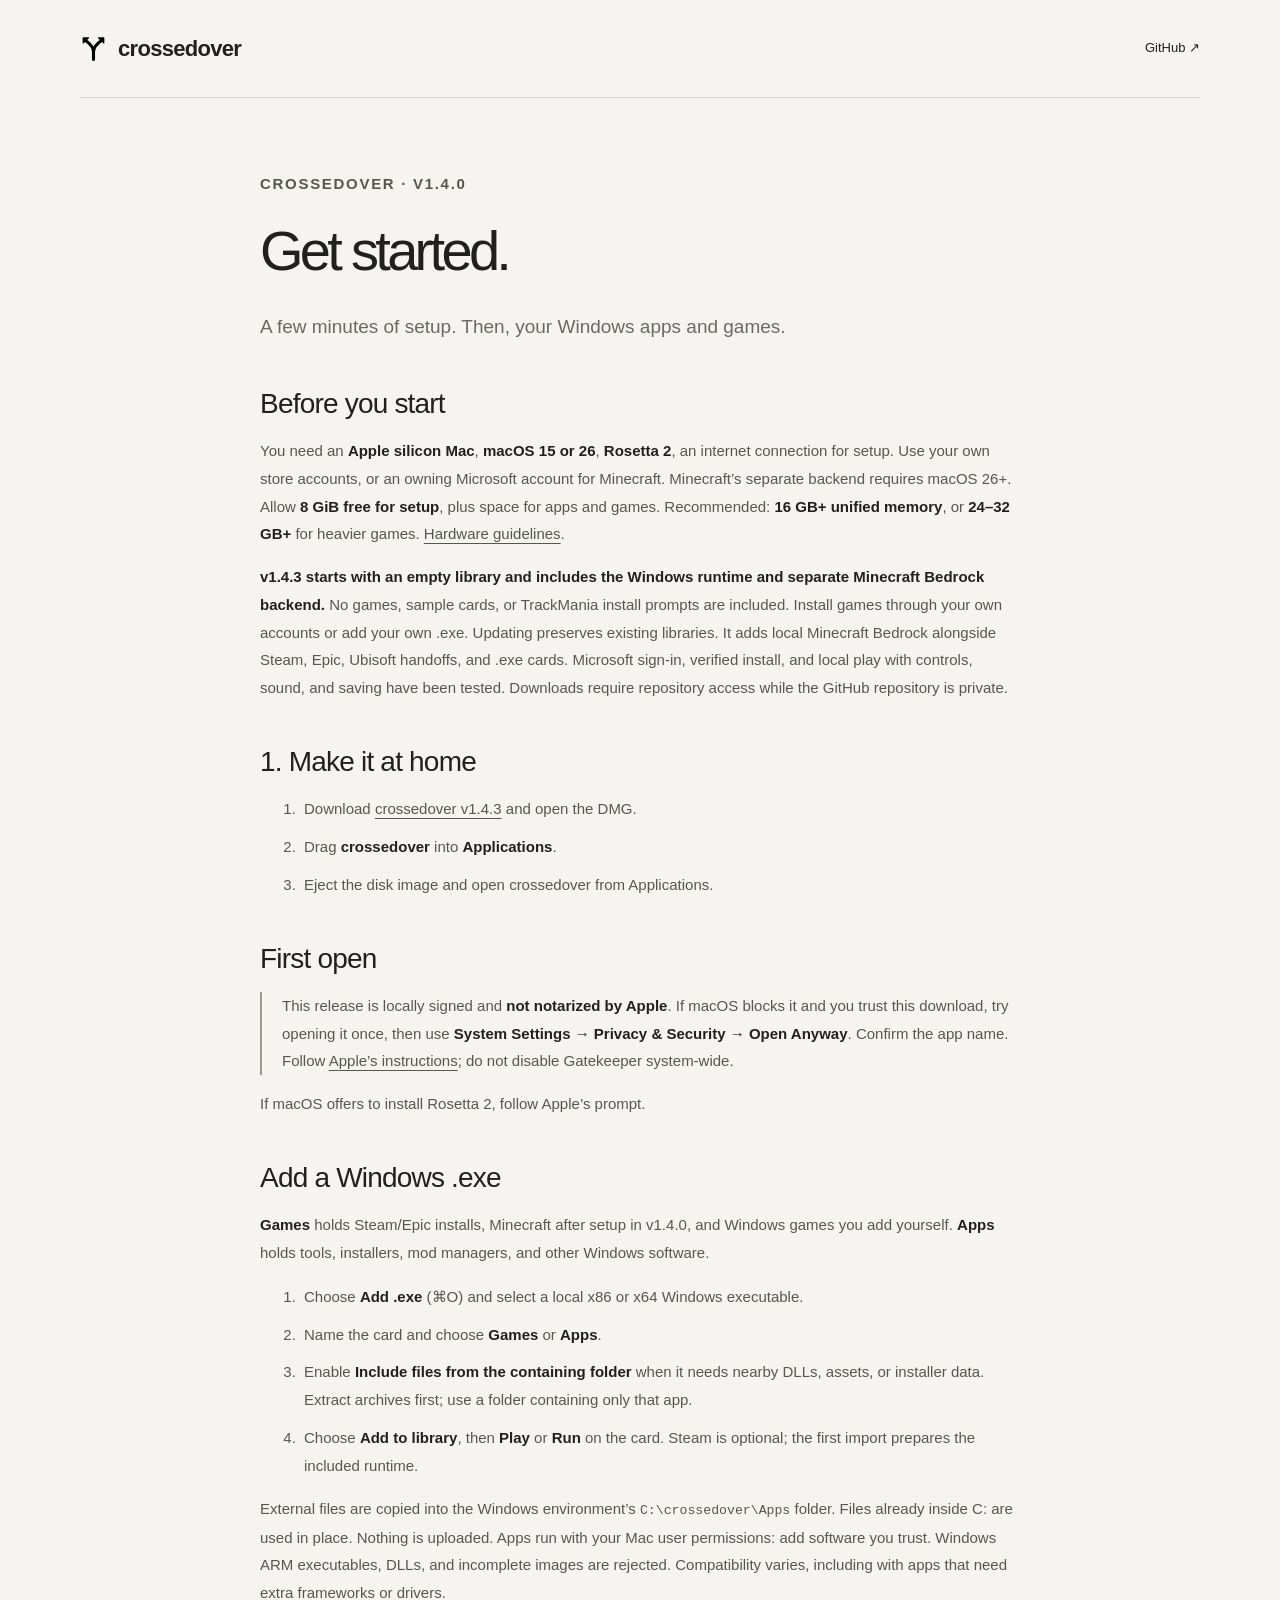
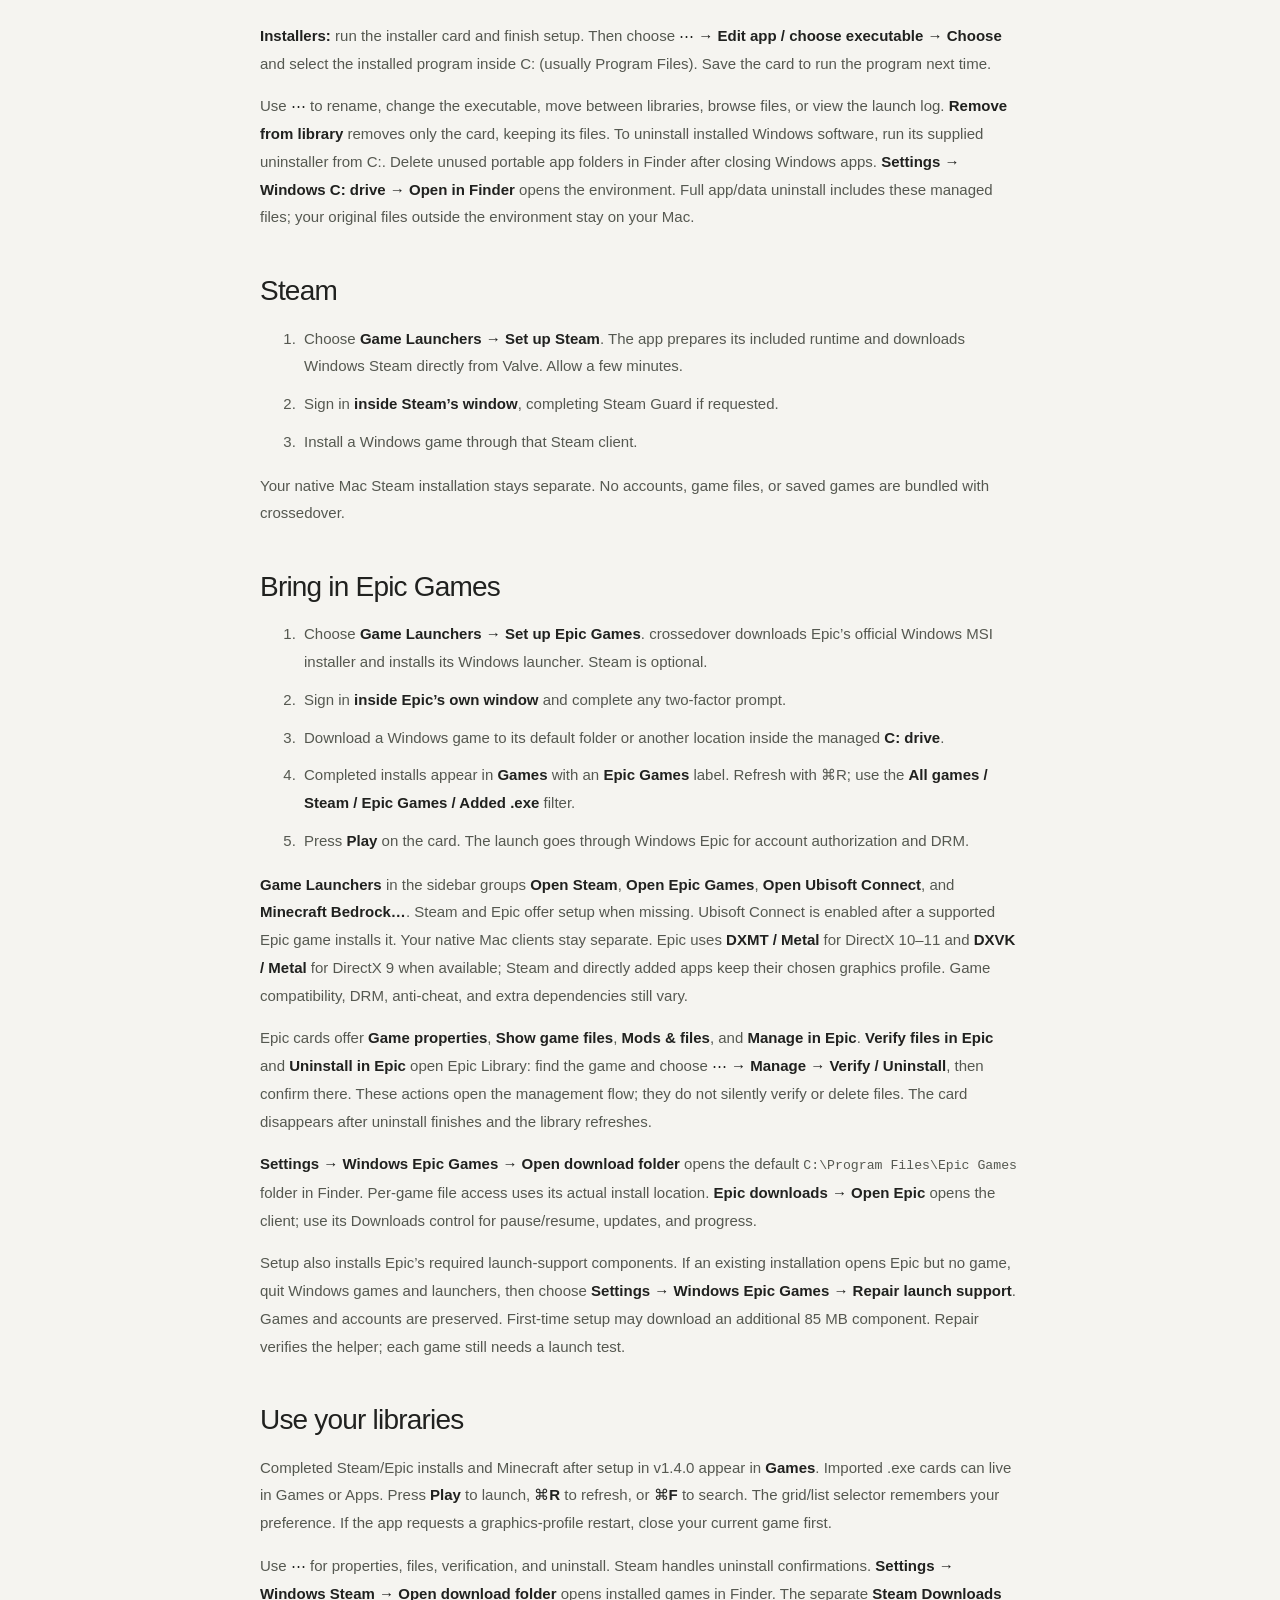
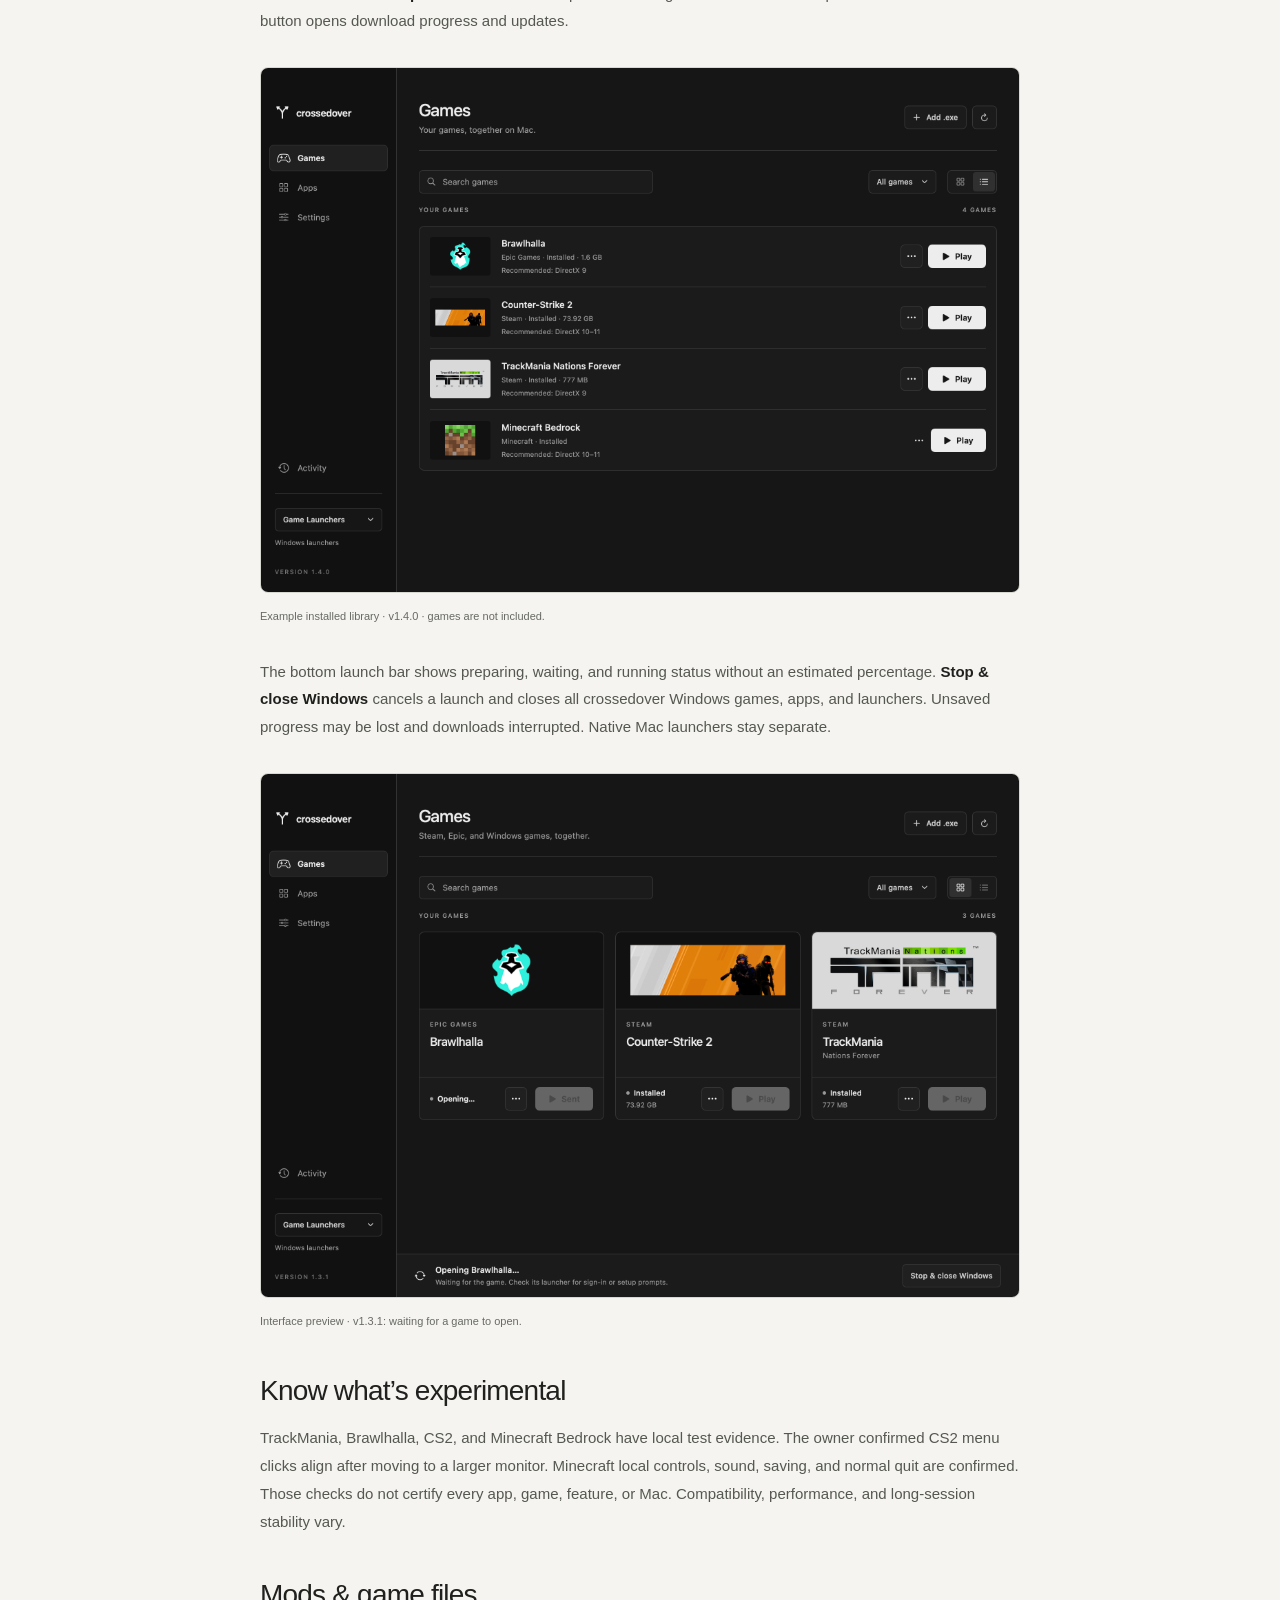
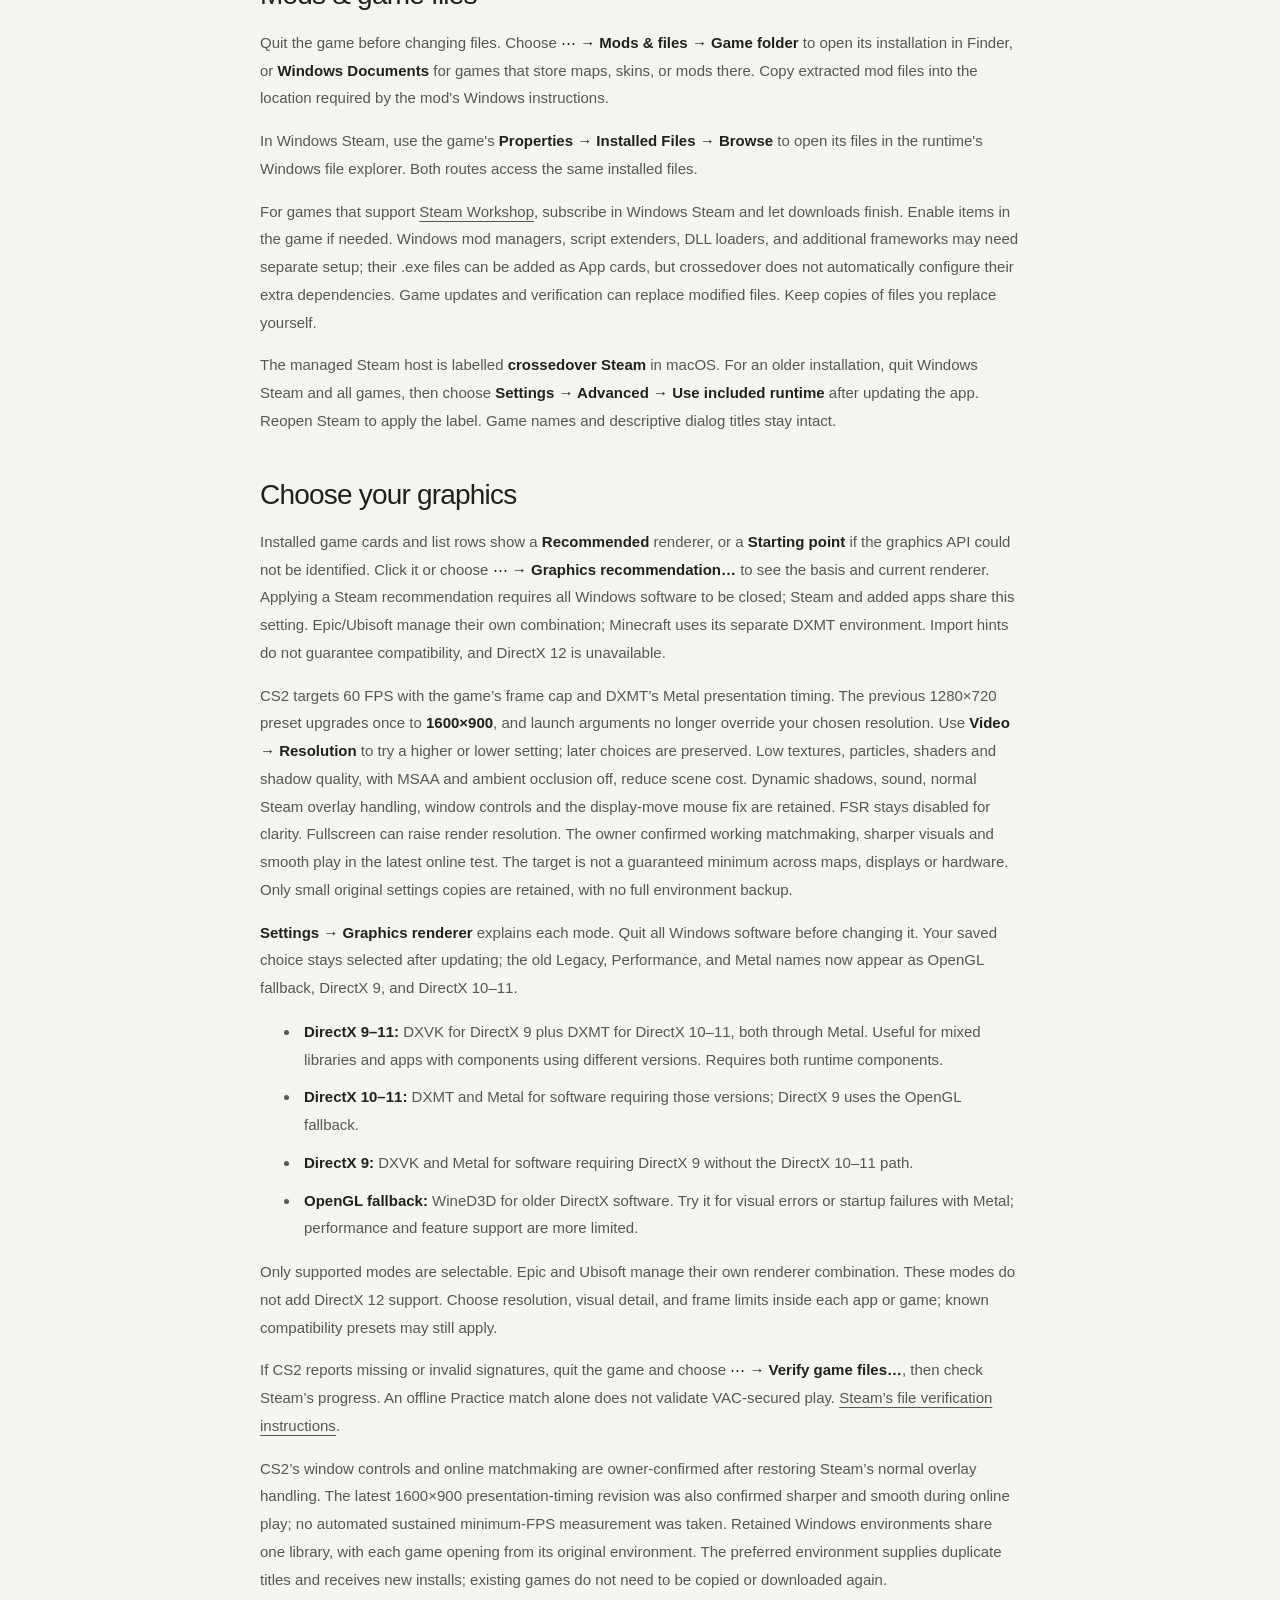
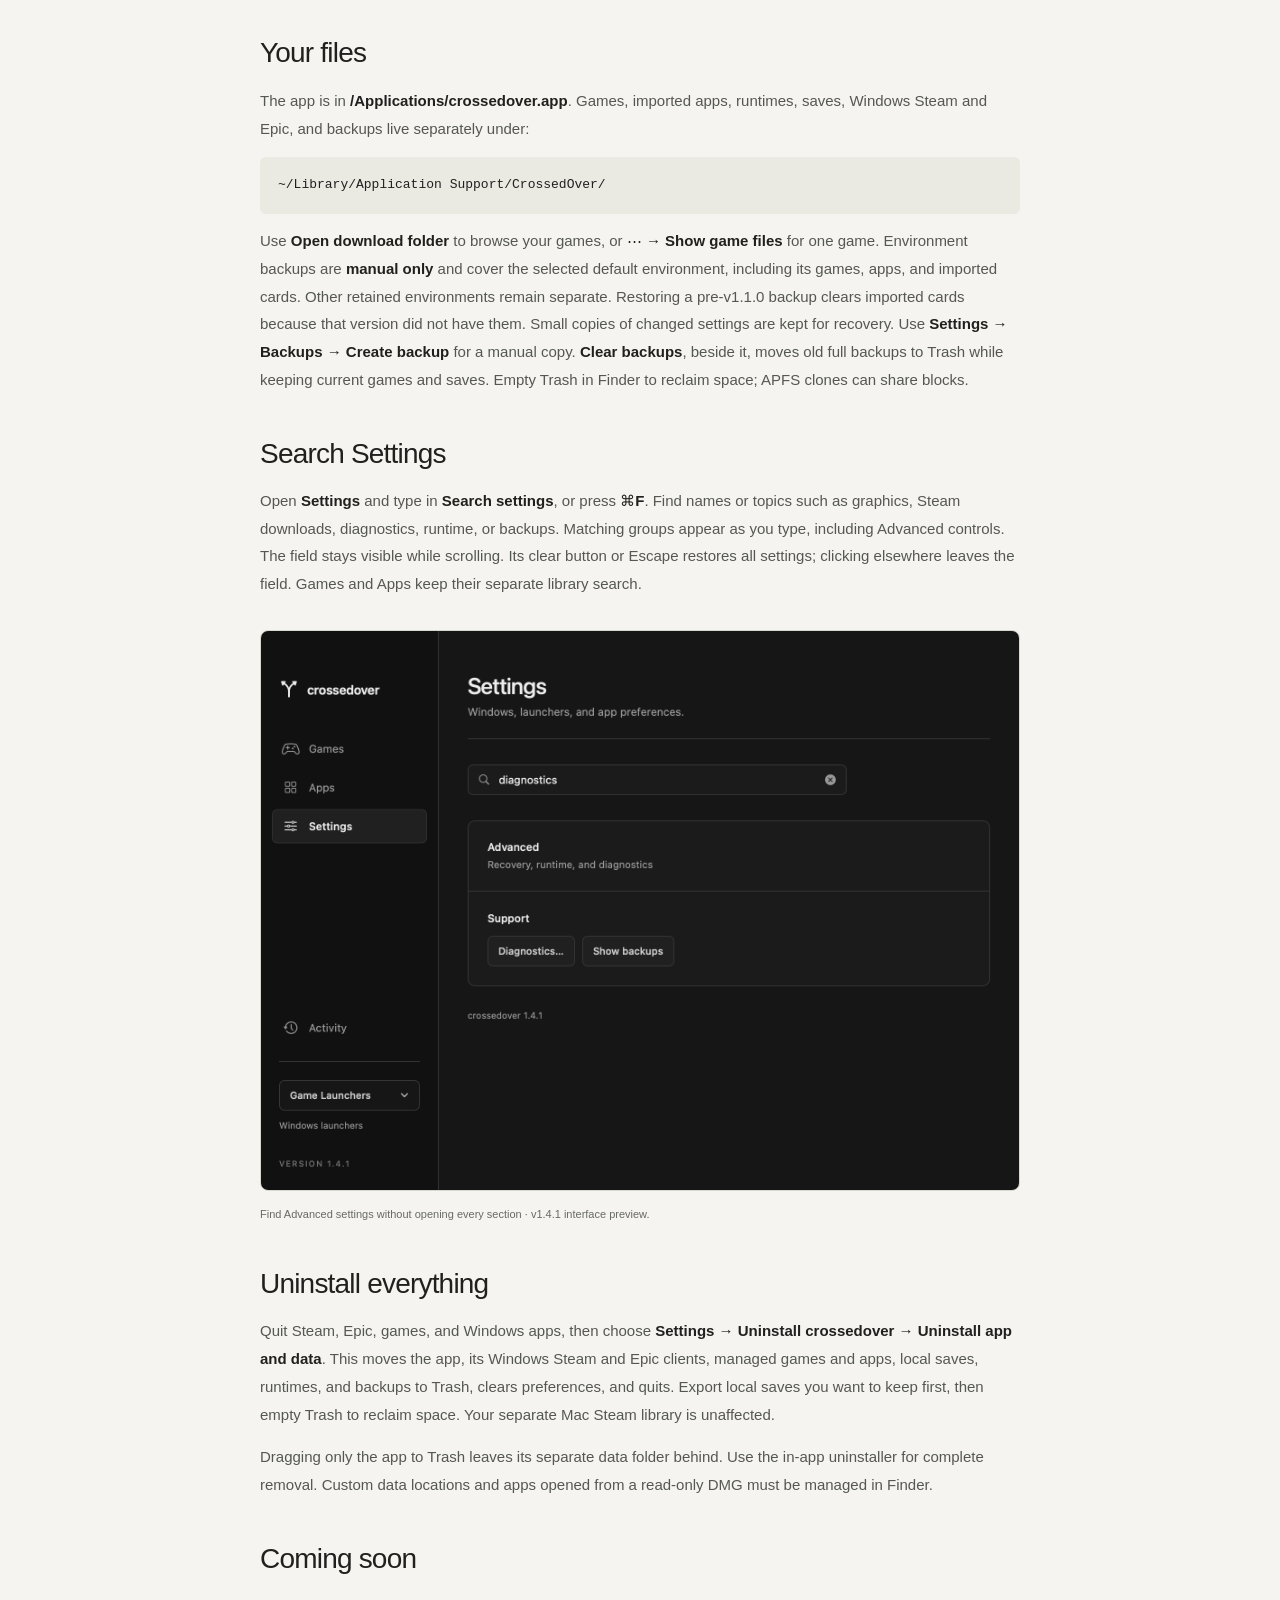
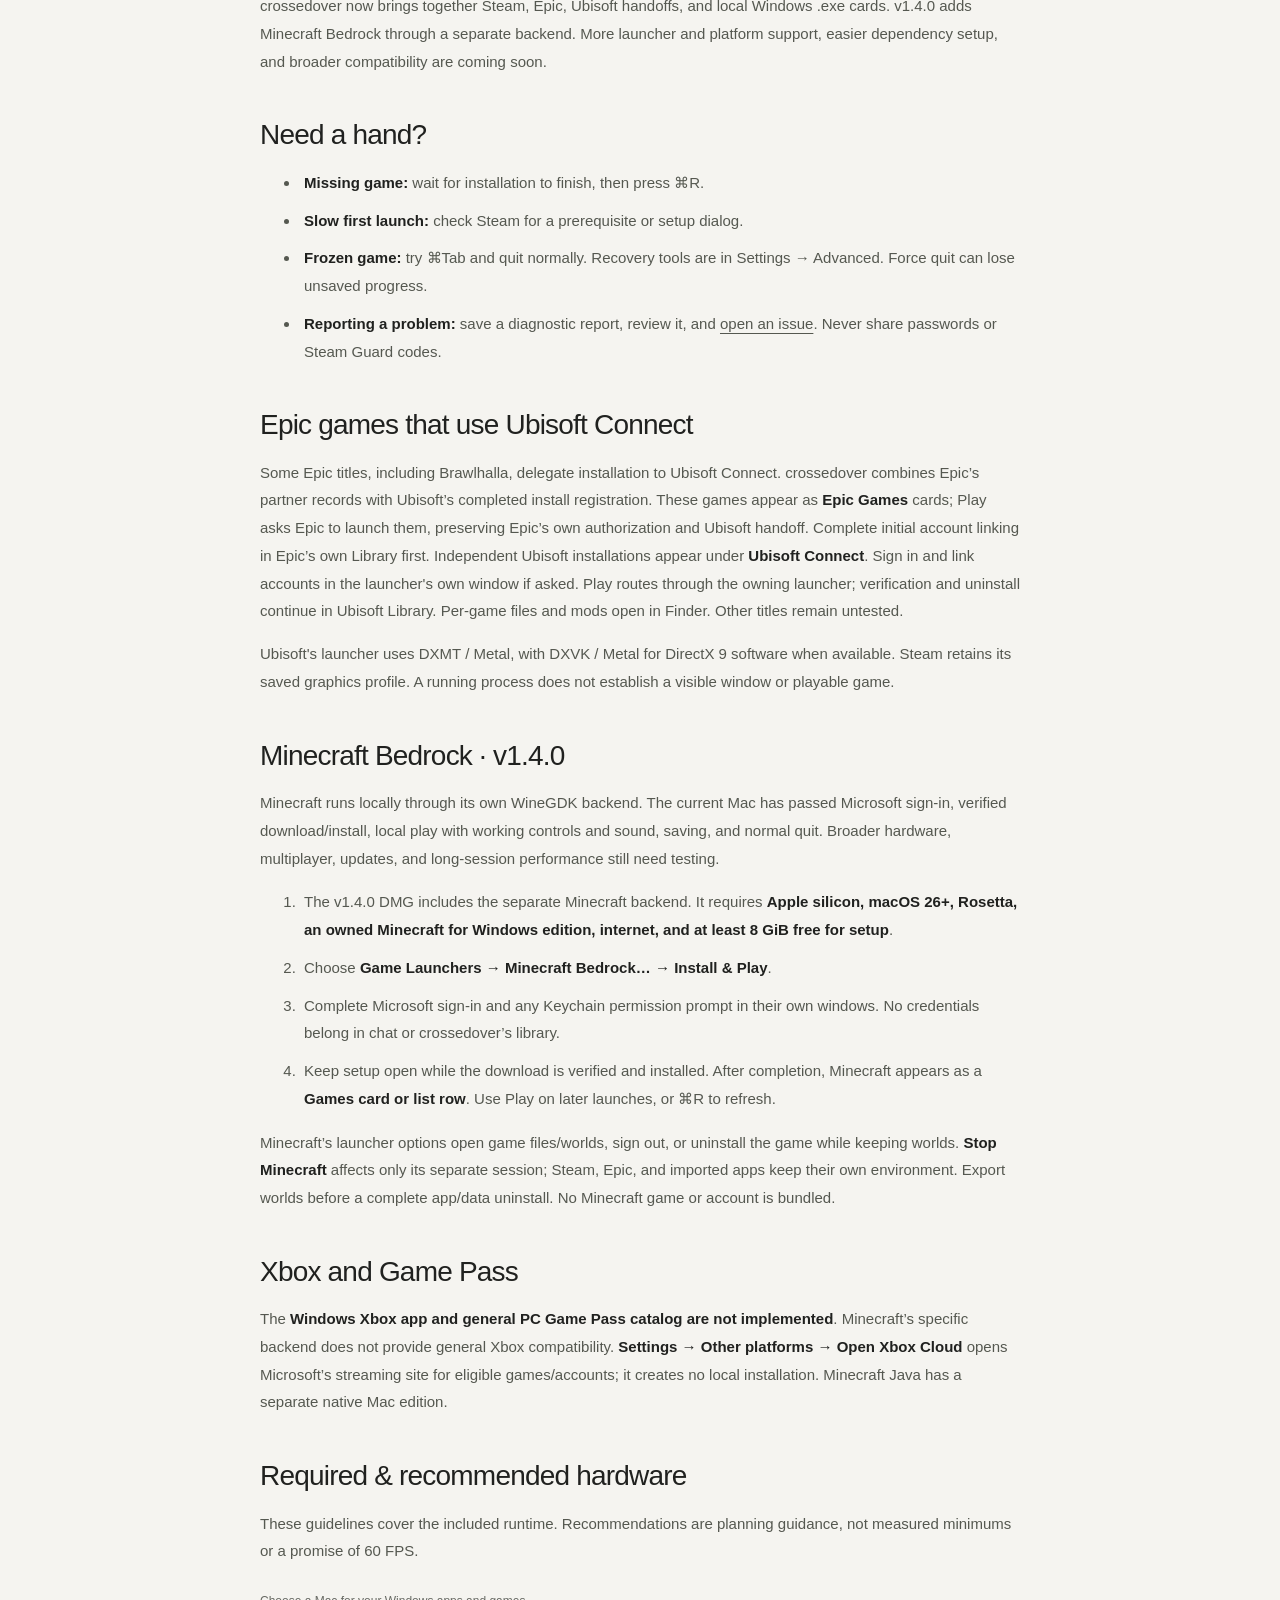
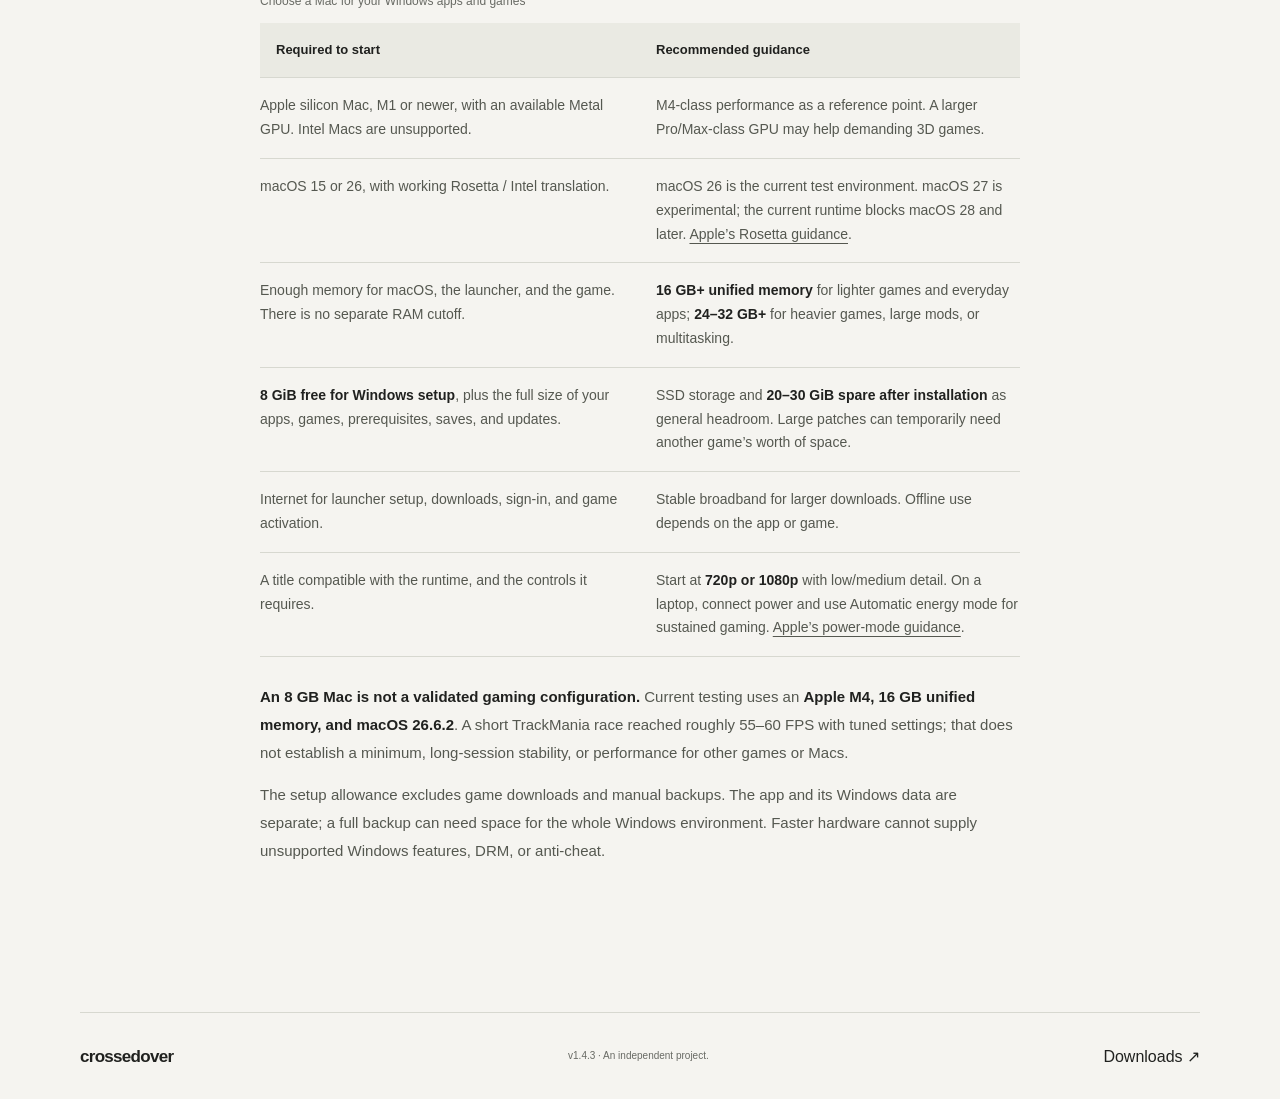
<file: website/quickstart.html>
<!doctype html><html lang="en"><head><meta charset="utf-8"><meta name="viewport" content="width=device-width,initial-scale=1"><title>crossedover v1.4.3 — Quickstart</title><meta name="description" content="crossedover v1.4.3 guide: Windows .exe cards, Steam, Epic, Ubisoft handoffs, and local Minecraft Bedrock on Mac."><link rel="canonical" href="https://corypearl.github.io/crossedover/quickstart.html"><link rel="stylesheet" href="styles.css"><link rel="icon" href="assets/mark.svg" type="image/svg+xml"></head><body><header class="nav wrap"><a class="wordmark" href="https://corypearl.github.io/crossedover/"><img src="assets/mark.svg" width="27" height="28" alt="">crossedover</a><nav aria-label="Main navigation"><a href="https://github.com/CoryPearl/crossedover">GitHub ↗</a></nav></header><main class="guide wrap"><p class="eyebrow">CROSSEDOVER · V1.4.0</p>
<h1>Get started.</h1><p class="lede">A few minutes of setup. Then, your Windows apps and games.</p>
<h2>Before you start</h2><p>You need an <strong>Apple silicon Mac</strong>, <strong>macOS 15 or 26</strong>, <strong>Rosetta 2</strong>, an internet connection for setup. Use your own store accounts, or an owning Microsoft account for Minecraft. Minecraft’s separate backend requires macOS 26+. Allow <strong>8 GiB free for setup</strong>, plus space for apps and games. Recommended: <strong>16 GB+ unified memory</strong>, or <strong>24–32 GB+</strong> for heavier games. <a href="#hardware">Hardware guidelines</a>.</p>
<p><strong>v1.4.3 starts with an empty library and includes the Windows runtime and separate Minecraft Bedrock backend.</strong> No games, sample cards, or TrackMania install prompts are included. Install games through your own accounts or add your own .exe. Updating preserves existing libraries. It adds local Minecraft Bedrock alongside Steam, Epic, Ubisoft handoffs, and .exe cards. Microsoft sign-in, verified install, and local play with controls, sound, and saving have been tested. Downloads require repository access while the GitHub repository is private.</p><h2>1. Make it at home</h2><ol><li>Download <a href="https://github.com/CoryPearl/crossedover/releases/download/v1.4.3/crossedover-1.4.3.dmg">crossedover v1.4.3</a> and open the DMG.</li><li>Drag <strong>crossedover</strong> into <strong>Applications</strong>.</li><li>Eject the disk image and open crossedover from Applications.</li></ol>
<h2 id="first-open">First open</h2><p class="note">This release is locally signed and <strong>not notarized by Apple</strong>. If macOS blocks it and you trust this download, try opening it once, then use <strong>System Settings → Privacy &amp; Security → Open Anyway</strong>. Confirm the app name. Follow <a href="https://support.apple.com/en-us/102445">Apple’s instructions</a>; do not disable Gatekeeper system-wide.</p><p>If macOS offers to install Rosetta 2, follow Apple’s prompt.</p>
<h2 id="exe">Add a Windows .exe</h2><p><strong>Games</strong> holds Steam/Epic installs, Minecraft after setup in v1.4.0, and Windows games you add yourself. <strong>Apps</strong> holds tools, installers, mod managers, and other Windows software.</p><ol><li>Choose <strong>Add .exe</strong> (⌘O) and select a local x86 or x64 Windows executable.</li><li>Name the card and choose <strong>Games</strong> or <strong>Apps</strong>.</li><li>Enable <strong>Include files from the containing folder</strong> when it needs nearby DLLs, assets, or installer data. Extract archives first; use a folder containing only that app.</li><li>Choose <strong>Add to library</strong>, then <strong>Play</strong> or <strong>Run</strong> on the card. Steam is optional; the first import prepares the included runtime.</li></ol><p>External files are copied into the Windows environment’s <code>C:\crossedover\Apps</code> folder. Files already inside C: are used in place. Nothing is uploaded. Apps run with your Mac user permissions: add software you trust. Windows ARM executables, DLLs, and incomplete images are rejected. Compatibility varies, including with apps that need extra frameworks or drivers.</p><p><strong>Installers:</strong> run the installer card and finish setup. Then choose <strong>⋯ → Edit app / choose executable → Choose</strong> and select the installed program inside C: (usually Program Files). Save the card to run the program next time.</p><p>Use <strong>⋯</strong> to rename, change the executable, move between libraries, browse files, or view the launch log. <strong>Remove from library</strong> removes only the card, keeping its files. To uninstall installed Windows software, run its supplied uninstaller from C:. Delete unused portable app folders in Finder after closing Windows apps. <strong>Settings → Windows C: drive → Open in Finder</strong> opens the environment. Full app/data uninstall includes these managed files; your original files outside the environment stay on your Mac.</p>
<h2>Steam</h2><ol><li>Choose <strong>Game Launchers → Set up Steam</strong>. The app prepares its included runtime and downloads Windows Steam directly from Valve. Allow a few minutes.</li><li>Sign in <strong>inside Steam’s window</strong>, completing Steam Guard if requested.</li><li>Install a Windows game through that Steam client.</li></ol><p>Your native Mac Steam installation stays separate. No accounts, game files, or saved games are bundled with crossedover.</p>
<h2 id="epic">Bring in Epic Games</h2><ol><li>Choose <strong>Game Launchers → Set up Epic Games</strong>. crossedover downloads Epic’s official Windows MSI installer and installs its Windows launcher. Steam is optional.</li><li>Sign in <strong>inside Epic’s own window</strong> and complete any two-factor prompt.</li><li>Download a Windows game to its default folder or another location inside the managed <strong>C: drive</strong>.</li><li>Completed installs appear in <strong>Games</strong> with an <strong>Epic Games</strong> label. Refresh with ⌘R; use the <strong>All games / Steam / Epic Games / Added .exe</strong> filter.</li><li>Press <strong>Play</strong> on the card. The launch goes through Windows Epic for account authorization and DRM.</li></ol><p><strong>Game Launchers</strong> in the sidebar groups <strong>Open Steam</strong>, <strong>Open Epic Games</strong>, <strong>Open Ubisoft Connect</strong>, and <strong>Minecraft Bedrock…</strong>. Steam and Epic offer setup when missing. Ubisoft Connect is enabled after a supported Epic game installs it. Your native Mac clients stay separate. Epic uses <strong>DXMT / Metal</strong> for DirectX 10–11 and <strong>DXVK / Metal</strong> for DirectX 9 when available; Steam and directly added apps keep their chosen graphics profile. Game compatibility, DRM, anti-cheat, and extra dependencies still vary.</p><p>Epic cards offer <strong>Game properties</strong>, <strong>Show game files</strong>, <strong>Mods &amp; files</strong>, and <strong>Manage in Epic</strong>. <strong>Verify files in Epic</strong> and <strong>Uninstall in Epic</strong> open Epic Library: find the game and choose <strong>⋯ → Manage → Verify / Uninstall</strong>, then confirm there. These actions open the management flow; they do not silently verify or delete files. The card disappears after uninstall finishes and the library refreshes.</p><p><strong>Settings → Windows Epic Games → Open download folder</strong> opens the default <code>C:\Program Files\Epic Games</code> folder in Finder. Per-game file access uses its actual install location. <strong>Epic downloads → Open Epic</strong> opens the client; use its Downloads control for pause/resume, updates, and progress.</p>
<p>Setup also installs Epic’s required launch-support components. If an existing installation opens Epic but no game, quit Windows games and launchers, then choose <strong>Settings → Windows Epic Games → Repair launch support</strong>. Games and accounts are preserved. First-time setup may download an additional 85 MB component. Repair verifies the helper; each game still needs a launch test.</p><h2>Use your libraries</h2><p>Completed Steam/Epic installs and Minecraft after setup in v1.4.0 appear in <strong>Games</strong>. Imported .exe cards can live in Games or Apps. Press <strong>Play</strong> to launch, <strong>⌘R</strong> to refresh, or <strong>⌘F</strong> to search. The grid/list selector remembers your preference. If the app requests a graphics-profile restart, close your current game first.</p><p>Use <strong>⋯</strong> for properties, files, verification, and uninstall. Steam handles uninstall confirmations. <strong>Settings → Windows Steam → Open download folder</strong> opens installed games in Finder. The separate <strong>Steam Downloads</strong> button opens download progress and updates.</p>
<figure><img src="assets/list.png" width="2200" height="1520" alt="The crossedover list view with per-game Play and management controls"><figcaption>Example installed library · v1.4.0 · games are not included.</figcaption></figure>
<p>The bottom launch bar shows preparing, waiting, and running status without an estimated percentage. <strong>Stop &amp; close Windows</strong> cancels a launch and closes all crossedover Windows games, apps, and launchers. Unsaved progress may be lost and downloads interrupted. Native Mac launchers stay separate.</p><figure><img src="assets/launch.png" width="2200" height="1520" alt="The bottom launch status bar with an opening indicator and Stop and close Windows button" loading="lazy"><figcaption>Interface preview · v1.3.1: waiting for a game to open.</figcaption></figure><h2>Know what’s experimental</h2><p>TrackMania, Brawlhalla, CS2, and Minecraft Bedrock have local test evidence. The owner confirmed CS2 menu clicks align after moving to a larger monitor. Minecraft local controls, sound, saving, and normal quit are confirmed. Those checks do not certify every app, game, feature, or Mac. Compatibility, performance, and long-session stability vary.</p>
<h2 id="mods">Mods &amp; game files</h2><p>Quit the game before changing files. Choose <strong>⋯ → Mods &amp; files → Game folder</strong> to open its installation in Finder, or <strong>Windows Documents</strong> for games that store maps, skins, or mods there. Copy extracted mod files into the location required by the mod's Windows instructions.</p><p>In Windows Steam, use the game's <strong>Properties → Installed Files → Browse</strong> to open its files in the runtime's Windows file explorer. Both routes access the same installed files.</p><p>For games that support <a href="https://partner.steamgames.com/doc/features/workshop/implementation">Steam Workshop</a>, subscribe in Windows Steam and let downloads finish. Enable items in the game if needed. Windows mod managers, script extenders, DLL loaders, and additional frameworks may need separate setup; their .exe files can be added as App cards, but crossedover does not automatically configure their extra dependencies. Game updates and verification can replace modified files. Keep copies of files you replace yourself.</p><p>The managed Steam host is labelled <strong>crossedover Steam</strong> in macOS. For an older installation, quit Windows Steam and all games, then choose <strong>Settings → Advanced → Use included runtime</strong> after updating the app. Reopen Steam to apply the label. Game names and descriptive dialog titles stay intact.</p><h2>Choose your graphics</h2><p>Installed game cards and list rows show a <strong>Recommended</strong> renderer, or a <strong>Starting point</strong> if the graphics API could not be identified. Click it or choose <strong>⋯ → Graphics recommendation…</strong> to see the basis and current renderer. Applying a Steam recommendation requires all Windows software to be closed; Steam and added apps share this setting. Epic/Ubisoft manage their own combination; Minecraft uses its separate DXMT environment. Import hints do not guarantee compatibility, and DirectX 12 is unavailable.</p><p>CS2 targets 60 FPS with the game’s frame cap and DXMT’s Metal presentation timing. The previous 1280×720 preset upgrades once to <strong>1600×900</strong>, and launch arguments no longer override your chosen resolution. Use <strong>Video → Resolution</strong> to try a higher or lower setting; later choices are preserved. Low textures, particles, shaders and shadow quality, with MSAA and ambient occlusion off, reduce scene cost. Dynamic shadows, sound, normal Steam overlay handling, window controls and the display-move mouse fix are retained. FSR stays disabled for clarity. Fullscreen can raise render resolution. The owner confirmed working matchmaking, sharper visuals and smooth play in the latest online test. The target is not a guaranteed minimum across maps, displays or hardware. Only small original settings copies are retained, with no full environment backup.</p><p><strong>Settings → Graphics renderer</strong> explains each mode. Quit all Windows software before changing it. Your saved choice stays selected after updating; the old Legacy, Performance, and Metal names now appear as OpenGL fallback, DirectX 9, and DirectX 10–11.</p><ul><li><strong>DirectX 9–11:</strong> DXVK for DirectX 9 plus DXMT for DirectX 10–11, both through Metal. Useful for mixed libraries and apps with components using different versions. Requires both runtime components.</li><li><strong>DirectX 10–11:</strong> DXMT and Metal for software requiring those versions; DirectX 9 uses the OpenGL fallback.</li><li><strong>DirectX 9:</strong> DXVK and Metal for software requiring DirectX 9 without the DirectX 10–11 path.</li><li><strong>OpenGL fallback:</strong> WineD3D for older DirectX software. Try it for visual errors or startup failures with Metal; performance and feature support are more limited.</li></ul><p>Only supported modes are selectable. Epic and Ubisoft manage their own renderer combination. These modes do not add DirectX 12 support. Choose resolution, visual detail, and frame limits inside each app or game; known compatibility presets may still apply.</p><p>If CS2 reports missing or invalid signatures, quit the game and choose <strong>⋯ → Verify game files…</strong>, then check Steam’s progress. An offline Practice match alone does not validate VAC-secured play. <a href="https://help.steampowered.com/en/faqs/view/0C48-FCBD-DA71-93EB/">Steam’s file verification instructions</a>.</p><p>CS2’s window controls and online matchmaking are owner-confirmed after restoring Steam’s normal overlay handling. The latest 1600×900 presentation-timing revision was also confirmed sharper and smooth during online play; no automated sustained minimum-FPS measurement was taken. Retained Windows environments share one library, with each game opening from its original environment. The preferred environment supplies duplicate titles and receives new installs; existing games do not need to be copied or downloaded again.</p><h2>Your files</h2><p>The app is in <strong>/Applications/crossedover.app</strong>. Games, imported apps, runtimes, saves, Windows Steam and Epic, and backups live separately under:</p><pre>~/Library/Application Support/CrossedOver/</pre><p>Use <strong>Open download folder</strong> to browse your games, or <strong>⋯ → Show game files</strong> for one game. Environment backups are <strong>manual only</strong> and cover the selected default environment, including its games, apps, and imported cards. Other retained environments remain separate. Restoring a pre-v1.1.0 backup clears imported cards because that version did not have them. Small copies of changed settings are kept for recovery. Use <strong>Settings → Backups → Create backup</strong> for a manual copy. <strong>Clear backups</strong>, beside it, moves old full backups to Trash while keeping current games and saves. Empty Trash in Finder to reclaim space; APFS clones can share blocks.</p>
<h2 id="settings-search">Search Settings</h2><p>Open <strong>Settings</strong> and type in <strong>Search settings</strong>, or press <strong>⌘F</strong>. Find names or topics such as graphics, Steam downloads, diagnostics, runtime, or backups. Matching groups appear as you type, including Advanced controls. The field stays visible while scrolling. Its clear button or Escape restores all settings; clicking elsewhere leaves the field. Games and Apps keep their separate library search.</p><figure><img src="assets/settings-search.png" width="1680" height="1240" alt="Settings search showing Diagnostics from Advanced automatically" loading="lazy"><figcaption>Find Advanced settings without opening every section · v1.4.1 interface preview.</figcaption></figure><h2>Uninstall everything</h2><p>Quit Steam, Epic, games, and Windows apps, then choose <strong>Settings → Uninstall crossedover → Uninstall app and data</strong>. This moves the app, its Windows Steam and Epic clients, managed games and apps, local saves, runtimes, and backups to Trash, clears preferences, and quits. Export local saves you want to keep first, then empty Trash to reclaim space. Your separate Mac Steam library is unaffected.</p><p>Dragging only the app to Trash leaves its separate data folder behind. Use the in-app uninstaller for complete removal. Custom data locations and apps opened from a read-only DMG must be managed in Finder.</p><h2>Coming soon</h2><p>crossedover now brings together Steam, Epic, Ubisoft handoffs, and local Windows .exe cards. v1.4.0 adds Minecraft Bedrock through a separate backend. More launcher and platform support, easier dependency setup, and broader compatibility are coming soon.</p><h2>Need a hand?</h2><ul><li><strong>Missing game:</strong> wait for installation to finish, then press ⌘R.</li><li><strong>Slow first launch:</strong> check Steam for a prerequisite or setup dialog.</li><li><strong>Frozen game:</strong> try ⌘Tab and quit normally. Recovery tools are in Settings → Advanced. Force quit can lose unsaved progress.</li><li><strong>Reporting a problem:</strong> save a diagnostic report, review it, and <a href="https://github.com/CoryPearl/crossedover/issues">open an issue</a>. Never share passwords or Steam Guard codes.</li></ul><h2 id="ubisoft">Epic games that use Ubisoft Connect</h2>
<p>Some Epic titles, including Brawlhalla, delegate installation to Ubisoft Connect. crossedover combines Epic’s partner records with Ubisoft’s completed install registration. These games appear as <strong>Epic Games</strong> cards; Play asks Epic to launch them, preserving Epic’s own authorization and Ubisoft handoff. Complete initial account linking in Epic’s own Library first. Independent Ubisoft installations appear under <strong>Ubisoft Connect</strong>. Sign in and link accounts in the launcher's own window if asked. Play routes through the owning launcher; verification and uninstall continue in Ubisoft Library. Per-game files and mods open in Finder. Other titles remain untested.</p>
<p>Ubisoft's launcher uses DXMT / Metal, with DXVK / Metal for DirectX 9 software when available. Steam retains its saved graphics profile. A running process does not establish a visible window or playable game.</p>
<h2 id="minecraft">Minecraft Bedrock · v1.4.0</h2>
<p>Minecraft runs locally through its own WineGDK backend. The current Mac has passed Microsoft sign-in, verified download/install, local play with working controls and sound, saving, and normal quit. Broader hardware, multiplayer, updates, and long-session performance still need testing.</p>
<ol><li>The v1.4.0 DMG includes the separate Minecraft backend. It requires <strong>Apple silicon, macOS 26+, Rosetta, an owned Minecraft for Windows edition, internet, and at least 8 GiB free for setup</strong>.</li><li>Choose <strong>Game Launchers → Minecraft Bedrock… → Install &amp; Play</strong>.</li><li>Complete Microsoft sign-in and any Keychain permission prompt in their own windows. No credentials belong in chat or crossedover’s library.</li><li>Keep setup open while the download is verified and installed. After completion, Minecraft appears as a <strong>Games card or list row</strong>. Use Play on later launches, or ⌘R to refresh.</li></ol>
<p>Minecraft’s launcher options open game files/worlds, sign out, or uninstall the game while keeping worlds. <strong>Stop Minecraft</strong> affects only its separate session; Steam, Epic, and imported apps keep their own environment. Export worlds before a complete app/data uninstall. No Minecraft game or account is bundled.</p>
<h2 id="xbox">Xbox and Game Pass</h2>
<p>The <strong>Windows Xbox app and general PC Game Pass catalog are not implemented</strong>. Minecraft’s specific backend does not provide general Xbox compatibility. <strong>Settings → Other platforms → Open Xbox Cloud</strong> opens Microsoft’s streaming site for eligible games/accounts; it creates no local installation. Minecraft Java has a separate native Mac edition.</p>
<h2 id="hardware">Required &amp; recommended hardware</h2>
<p>These guidelines cover the included runtime. Recommendations are planning guidance, not measured minimums or a promise of 60 FPS.</p>
<table class="hardware-table"><caption>Choose a Mac for your Windows apps and games</caption><thead><tr><th scope="col">Required to start</th><th scope="col">Recommended guidance</th></tr></thead><tbody>
<tr><td>Apple silicon Mac, M1 or newer, with an available Metal GPU. Intel Macs are unsupported.</td><td>M4-class performance as a reference point. A larger Pro/Max-class GPU may help demanding 3D games.</td></tr>
<tr><td>macOS 15 or 26, with working Rosetta / Intel translation.</td><td>macOS 26 is the current test environment. macOS 27 is experimental; the current runtime blocks macOS 28 and later. <a href="https://support.apple.com/en-us/102527">Apple’s Rosetta guidance</a>.</td></tr>
<tr><td>Enough memory for macOS, the launcher, and the game. There is no separate RAM cutoff.</td><td><strong>16 GB+ unified memory</strong> for lighter games and everyday apps; <strong>24–32 GB+</strong> for heavier games, large mods, or multitasking.</td></tr>
<tr><td><strong>8 GiB free for Windows setup</strong>, plus the full size of your apps, games, prerequisites, saves, and updates.</td><td>SSD storage and <strong>20–30 GiB spare after installation</strong> as general headroom. Large patches can temporarily need another game’s worth of space.</td></tr>
<tr><td>Internet for launcher setup, downloads, sign-in, and game activation.</td><td>Stable broadband for larger downloads. Offline use depends on the app or game.</td></tr>
<tr><td>A title compatible with the runtime, and the controls it requires.</td><td>Start at <strong>720p or 1080p</strong> with low/medium detail. On a laptop, connect power and use Automatic energy mode for sustained gaming. <a href="https://support.apple.com/en-us/101613">Apple’s power-mode guidance</a>.</td></tr>
</tbody></table>
<p><strong>An 8 GB Mac is not a validated gaming configuration.</strong> Current testing uses an <strong>Apple M4, 16 GB unified memory, and macOS 26.6.2</strong>. A short TrackMania race reached roughly 55–60 FPS with tuned settings; that does not establish a minimum, long-session stability, or performance for other games or Macs.</p>
<p>The setup allowance excludes game downloads and manual backups. The app and its Windows data are separate; a full backup can need space for the whole Windows environment. Faster hardware cannot supply unsupported Windows features, DRM, or anti-cheat.</p>
</main><footer class="wrap"><a class="wordmark" href="https://corypearl.github.io/crossedover/">crossedover</a><p>v1.4.3 · An independent project.</p><a href="https://github.com/CoryPearl/crossedover/releases/tag/v1.4.3">Downloads ↗</a></footer></body></html>
</file>
<file: website/styles.css>
:root{color-scheme:light;--paper:#f5f4f0;--ink:#20211f;--muted:#686a64;--line:#d7d8d0;--soft:#eaeae3;font-family:-apple-system,BlinkMacSystemFont,"Segoe UI",sans-serif;font-synthesis:none}
*{box-sizing:border-box}html{scroll-behavior:smooth;scroll-padding-top:32px}body{margin:0;background:var(--paper);color:var(--ink);font-size:16px;line-height:1.6}a{color:inherit;text-underline-offset:4px}a:focus-visible,summary:focus-visible{outline:2px solid var(--ink);outline-offset:6px;border-radius:2px}.wrap{width:min(1120px,calc(100% - 80px));margin-inline:auto}.skip{position:absolute;left:24px;top:-70px;padding:10px 18px;background:var(--ink);color:var(--paper);z-index:5}.skip:focus{top:12px}.nav{display:flex;justify-content:space-between;align-items:center;padding-block:31px;border-bottom:1px solid var(--line)}.wordmark{display:inline-flex;gap:11px;align-items:center;font-size:22px;font-weight:650;letter-spacing:-.7px;text-decoration:none}.wordmark img{display:block}.nav nav{display:flex;gap:30px;font-size:13px}.nav nav a{text-decoration:none}.nav nav a:hover{text-decoration:underline}.eyebrow{font-size:10px;line-height:1.5;letter-spacing:1.7px;font-weight:600;color:var(--muted);margin:0 0 24px}.hero{padding-block:96px 62px;display:grid;grid-template-columns:1.2fr 1fr;gap:64px;align-items:end}h1,h2,h3,p{margin-top:0}h1{font-size:clamp(46px,5.4vw,76px);font-weight:500;line-height:1.05;letter-spacing:-3.7px;margin-bottom:0}h2{font-size:clamp(30px,3.3vw,44px);line-height:1.12;font-weight:500;letter-spacing:-1.8px;margin-bottom:0}h3{font-size:16px;font-weight:600;letter-spacing:-.3px;margin-bottom:9px}.hero-copy{max-width:390px}.hero-copy>p:first-child{font-size:17px;color:#51534e;line-height:1.75;margin-bottom:24px}.button{display:inline-flex;align-items:center;justify-content:space-between;gap:36px;min-height:48px;padding:12px 20px;background:var(--ink);color:var(--paper);border:1px solid var(--ink);border-radius:6px;font-size:13px;font-weight:600;text-decoration:none;transition:background .15s,transform .15s}.button:hover{background:#393b36;transform:translateY(-1px)}.button span{font-size:19px;font-weight:400;line-height:1}.download-note{font-size:11px;color:var(--muted);line-height:1.8;margin:14px 0 0}.app-preview{margin-top:0;margin-bottom:0}.app-frame{position:relative;overflow:hidden;border:1px solid #353633;border-radius:12px;background:#161616;box-shadow:0 16px 36px #20211f0b}.app-frame>img{display:block;width:100%;height:auto}.traffic-lights{position:absolute;top:16px;left:17px;display:flex;gap:7px;z-index:1}.traffic-lights i{width:9px;height:9px;background:#777b74;border-radius:50%}.traffic-lights i:nth-child(2){background:#62665f}.traffic-lights i:nth-child(3){background:#51554e}figcaption{display:flex;justify-content:space-between;gap:20px;margin-top:15px;font-size:11px;color:var(--muted)}.intro{padding-block:94px 82px}.intro-columns{display:grid;grid-template-columns:1fr 1fr;gap:64px}.intro-columns>p{max-width:480px;color:var(--muted);font-size:15px}.details-grid{display:grid;grid-template-columns:repeat(3,1fr);gap:48px;margin-top:50px;border-top:1px solid var(--line);padding-top:24px}.details-grid span{font-size:11px;color:var(--muted)}.details-grid h3{margin-top:22px}.details-grid p{font-size:13px;color:var(--muted);max-width:285px;margin-bottom:0}.getting-started{border-block:1px solid var(--line);padding-block:56px}.section-heading{display:flex;justify-content:space-between;gap:32px;align-items:end}.section-heading>a{font-size:13px;white-space:nowrap}.steps{list-style:none;margin:40px 0 0;padding:0;display:grid;grid-template-columns:repeat(3,1fr);gap:48px}.steps li{display:flex;gap:15px;align-items:flex-start}.steps li>span{display:grid;place-items:center;flex:none;width:24px;height:24px;border:1px solid #bcbeb4;border-radius:50%;font-size:11px}.steps h3{font-size:14px}.steps p{font-size:13px;color:var(--muted);margin:0}.questions{padding-block:78px}.questions h2{margin-bottom:34px}.questions details{border-bottom:1px solid var(--line);padding-block:21px}.questions summary{list-style:none;cursor:pointer;display:flex;align-items:center;justify-content:space-between;gap:20px;font-size:15px;font-weight:500}.questions summary::-webkit-details-marker{display:none}.questions summary:after{content:"+";font-size:21px;color:var(--muted);font-weight:300}.questions details[open] summary:after{content:"−"}.questions details p{font-size:13px;color:var(--muted);max-width:740px;margin:15px 0 1px;line-height:1.85}code{font-family:ui-monospace,SFMono-Regular,Menlo,monospace;font-size:.88em;overflow-wrap:anywhere}.last-call{display:flex;justify-content:space-between;gap:32px;align-items:center;background:var(--soft);padding:40px;border-radius:8px}.last-call .eyebrow{margin-bottom:12px}.last-call h2{font-size:32px;letter-spacing:-1.2px}footer{display:flex;justify-content:space-between;gap:35px;align-items:center;margin-top:72px;padding-block:30px;border-top:1px solid var(--line)}footer .wordmark{font-size:17px}footer p{font-size:10px;color:var(--muted);margin:0}footer>div{display:flex;gap:22px;font-size:11px}footer a{text-decoration:none}.guide{max-width:760px;padding-block:72px 60px}.guide h1{font-size:56px;margin-bottom:28px}.guide .lede{font-size:19px;color:var(--muted);margin-bottom:42px}.guide h2{font-size:28px;letter-spacing:-.8px;margin-top:44px;margin-bottom:18px}.guide p,.guide li{font-size:15px;color:#555850;line-height:1.85}.guide li{padding-left:4px;margin-bottom:10px}.guide strong{color:var(--ink);font-weight:600}.guide .note{border-left:2px solid #999d90;padding-left:20px}.guide figure{margin:32px 0}.guide figure img{display:block;width:100%;height:auto;border-radius:8px;border:1px solid var(--line)}.guide pre{padding:18px;background:var(--soft);border-radius:6px;white-space:pre-wrap;overflow-wrap:anywhere;font-size:13px}.guide .back{display:inline-block;font-size:12px;margin-bottom:32px}
@media(min-width:1500px){.wrap{width:min(1220px,calc(100% - 120px))}.hero{padding-top:112px}}
@media(max-width:850px){.wrap{width:calc(100% - 48px)}.hero{grid-template-columns:1fr;gap:30px;padding-top:58px;padding-bottom:40px}.hero-copy{max-width:540px}h1{font-size:64px;letter-spacing:-2.9px}.intro{padding-block:64px}.intro-columns{gap:28px}.details-grid,.steps{gap:24px}.section-heading{align-items:start}.last-call{padding:30px}.last-call h2{font-size:28px}.traffic-lights{top:11px;left:12px;gap:5px}.traffic-lights i{width:7px;height:7px}footer{flex-wrap:wrap}.guide{padding-top:48px}}
@media(max-width:560px){.wrap{width:calc(100% - 40px)}.nav{padding-block:24px}.wordmark{font-size:20px}.nav nav{gap:18px;font-size:12px}.nav .wordmark img{width:23px;height:25px}h1{font-size:46px;letter-spacing:-2px}.hero .eyebrow{font-size:9px;letter-spacing:1.3px}.hero-copy>p:first-child{font-size:15px}.app-frame{border-radius:6px}.traffic-lights{top:6px;left:7px;gap:3px}.traffic-lights i{width:4px;height:4px}figcaption{font-size:10px}.intro-columns,.details-grid,.steps{grid-template-columns:1fr}.intro-columns{gap:22px}.details-grid{margin-top:34px;gap:25px}.details-grid>div{display:grid;grid-template-columns:28px 1fr;column-gap:12px}.details-grid span{grid-row:1/3;padding-top:3px}.details-grid h3{margin-top:0}.details-grid p{grid-column:2;max-width:none}.section-heading{display:block}.section-heading>a{display:inline-block;margin-top:22px}.getting-started{padding-block:38px}.steps{gap:25px;margin-top:32px}.questions{padding-block:56px}.questions summary{font-size:14px}.last-call{display:block;padding:28px 24px}.last-call .button{margin-top:26px}footer{margin-top:50px;align-items:start;gap:22px}footer p{order:3;flex-basis:100%}.guide h1{font-size:44px}.guide .lede{font-size:17px}}
@media(prefers-reduced-motion:reduce){html{scroll-behavior:auto}*,*:before,*:after{transition:none!important}}

.download-stats{margin-top:18px;font-size:13px;color:var(--ink,#ededed)}
.download-stats span{display:block;margin-top:5px;font-size:10px;line-height:1.5;color:var(--muted,#999)}

.hardware-table{width:100%;border-collapse:collapse;table-layout:fixed;margin:26px 0;font-size:14px;line-height:1.7;color:#555850}.hardware-table caption{text-align:left;font-size:12px;color:var(--muted);margin-bottom:12px}.hardware-table th,.hardware-table td{text-align:left;vertical-align:top;padding:16px;border-bottom:1px solid var(--line);overflow-wrap:anywhere}.hardware-table th{color:var(--ink);font-size:13px;font-weight:600;background:var(--soft)}.hardware-table th:first-child,.hardware-table td:first-child{padding-left:0}.hardware-table th:first-child{padding-left:16px}.hardware-table td:last-child{padding-right:0}@media(max-width:560px){.hardware-table{font-size:12px;line-height:1.65}.hardware-table th,.hardware-table td{padding:12px 8px}.hardware-table th:first-child{padding-left:8px}}
</file>
